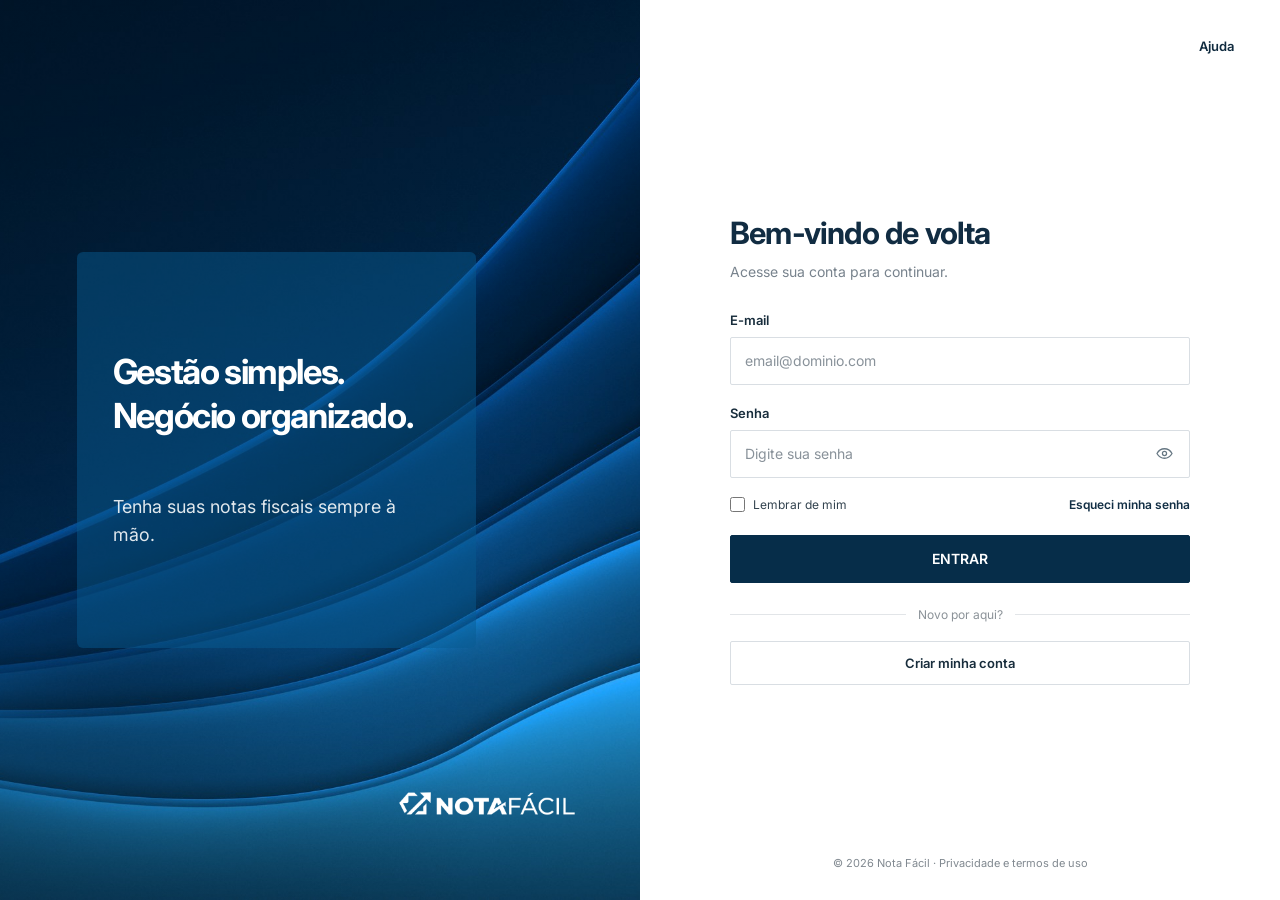
<file: index.html>
<!DOCTYPE html>
<html lang="pt-BR">
<head>
  <meta charset="UTF-8">
  <title>Nota Fácil</title>
  <link rel="icon" href="assets/favicon.svg" type="image/svg+xml">
  <script>
    /* Entrada do site: quem já está logado vai para o dashboard; os demais, para o login. */
    location.replace(localStorage.getItem('notafacil:sessao') ? 'dashboard/index.html' : 'login/index.html');
  </script>
  <meta http-equiv="refresh" content="0; url=login/index.html">
</head>
<body>
  <p><a href="login/index.html">Entrar no Nota Fácil</a></p>
</body>
</html>
</file>
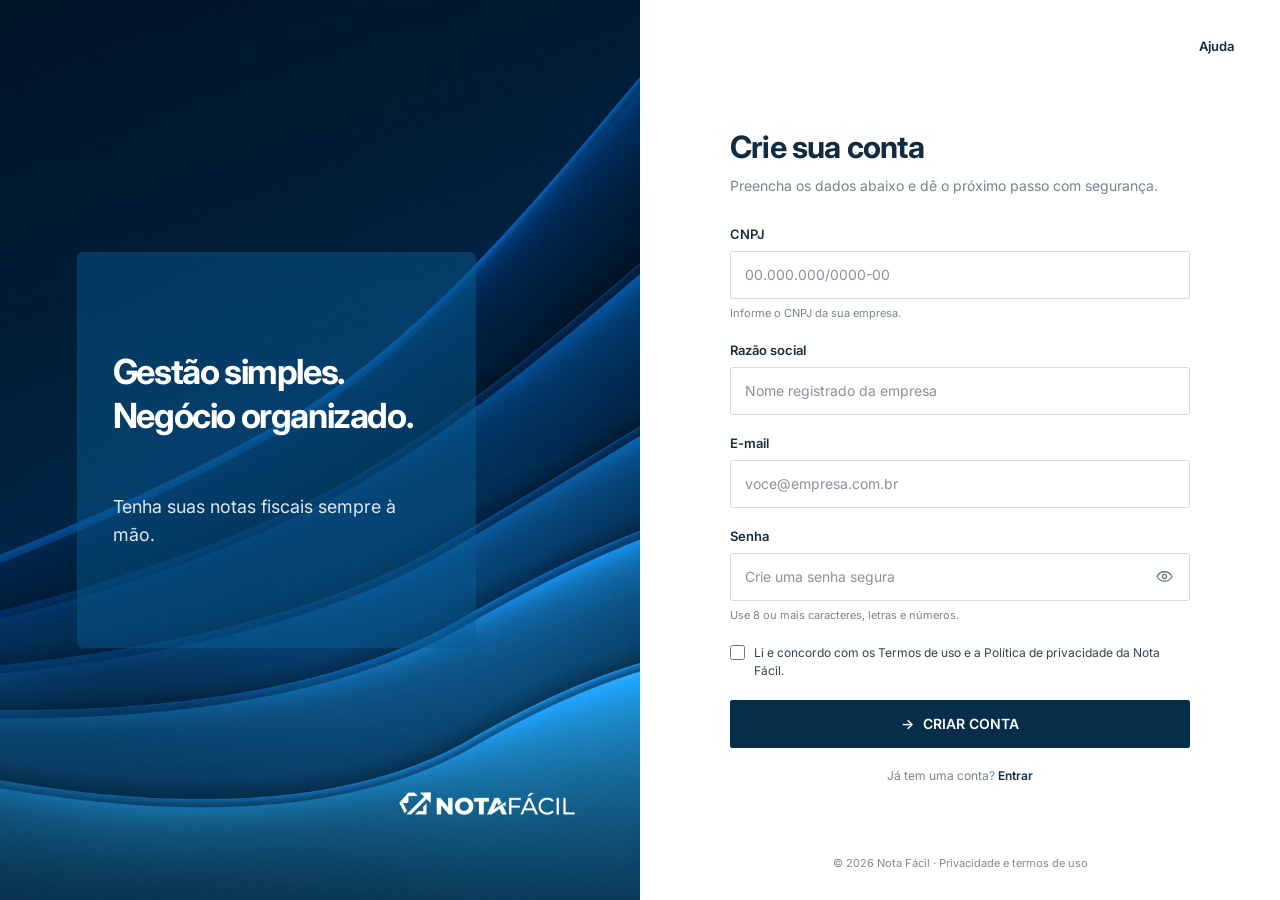
<file: cadastro/index.html>
<!doctype html>
<html lang="pt-BR">
  <head>
    <meta charset="UTF-8" />
    <meta name="viewport" content="width=device-width, initial-scale=1.0" />
    <meta name="description" content="Crie sua conta na Nota Fácil." />
    <meta name="theme-color" content="#062d49" />
    <title>Criar conta | Nota Fácil</title>
    <link rel="preconnect" href="https://fonts.googleapis.com" />
    <link rel="preconnect" href="https://fonts.gstatic.com" crossorigin />
    <link href="https://fonts.googleapis.com/css2?family=Inter:wght@400;500;600;700&display=swap" rel="stylesheet" />
    <link rel="icon" href="../assets/favicon.svg" type="image/svg+xml" />
    <link rel="stylesheet" href="../assets/css/auth.css" />
    <script src="../assets/js/auth.js" defer></script>
  </head>
  <body>
    <main class="auth-layout">
      <section class="brand-panel" aria-label="Nota Fácil">
        <div class="brand-copy">
          <h2>Gestão simples.<br />Negócio organizado.</h2>
          <p class="brand-description">Tenha suas notas fiscais sempre à mão.</p>
        </div>
        <img class="brand-logo" src="../assets/logo-nota-facil.png" alt="Nota Fácil" />
      </section>
      <section class="form-panel" aria-labelledby="register-title">
        <a class="help-link" href="">Ajuda</a>
        <div class="form-content register-content">
          <header class="form-heading">
            <h1 id="register-title">Crie sua conta</h1>
            <p>Preencha os dados abaixo e dê o próximo passo com segurança.</p>
          </header>

          <form data-auth-form="register">
            <div class="field">
              <label for="cnpj">CNPJ</label>
              <input id="cnpj" name="cnpj" type="text" inputmode="numeric" placeholder="00.000.000/0000-00" autocomplete="off" required />
              <p class="field-help">Informe o CNPJ da sua empresa.</p>
            </div>

            <div class="field">
              <label for="company-name">Razão social</label>
              <input id="company-name" name="companyName" type="text" placeholder="Nome registrado da empresa" autocomplete="organization" required />
            </div>

            <div class="field">
              <label for="register-email">E-mail</label>
              <input id="register-email" name="email" type="email" placeholder="voce@empresa.com.br" autocomplete="email" required />
            </div>

            <div class="field">
              <label for="register-password">Senha</label>
              <div class="password-input">
                <input id="register-password" name="password" type="password" placeholder="Crie uma senha segura" autocomplete="new-password" minlength="8" required />
                <button class="password-toggle" type="button" aria-label="Mostrar senha" aria-pressed="false">
                  <svg viewBox="0 0 24 24" aria-hidden="true">
                    <path d="M2.5 12s3.4-6 9.5-6 9.5 6 9.5 6-3.4 6-9.5 6-9.5-6-9.5-6Z" />
                    <circle cx="12" cy="12" r="2.6" />
                  </svg>
                </button>
              </div>
              <p class="field-help">Use 8 ou mais caracteres, letras e números.</p>
            </div>

            <label class="terms-option">
              <input name="terms" type="checkbox" required />
              <span>Li e concordo com os Termos de uso e a Política de privacidade da Nota Fácil.</span>
            </label>

            <button class="submit-button register-submit" type="submit"><span aria-hidden="true">→</span> Criar conta</button>
            <p class="form-feedback" role="status" aria-live="polite"></p>
            <p class="signin-prompt">Já tem uma conta? <a href="../login/index.html">Entrar</a></p>
          </form>
        </div>
        <footer class="form-footer">
          © 2026 Nota Fácil <span aria-hidden="true">·</span> Privacidade e termos de uso
        </footer>
      </section>
    </main>
  </body>
</html>
</file>
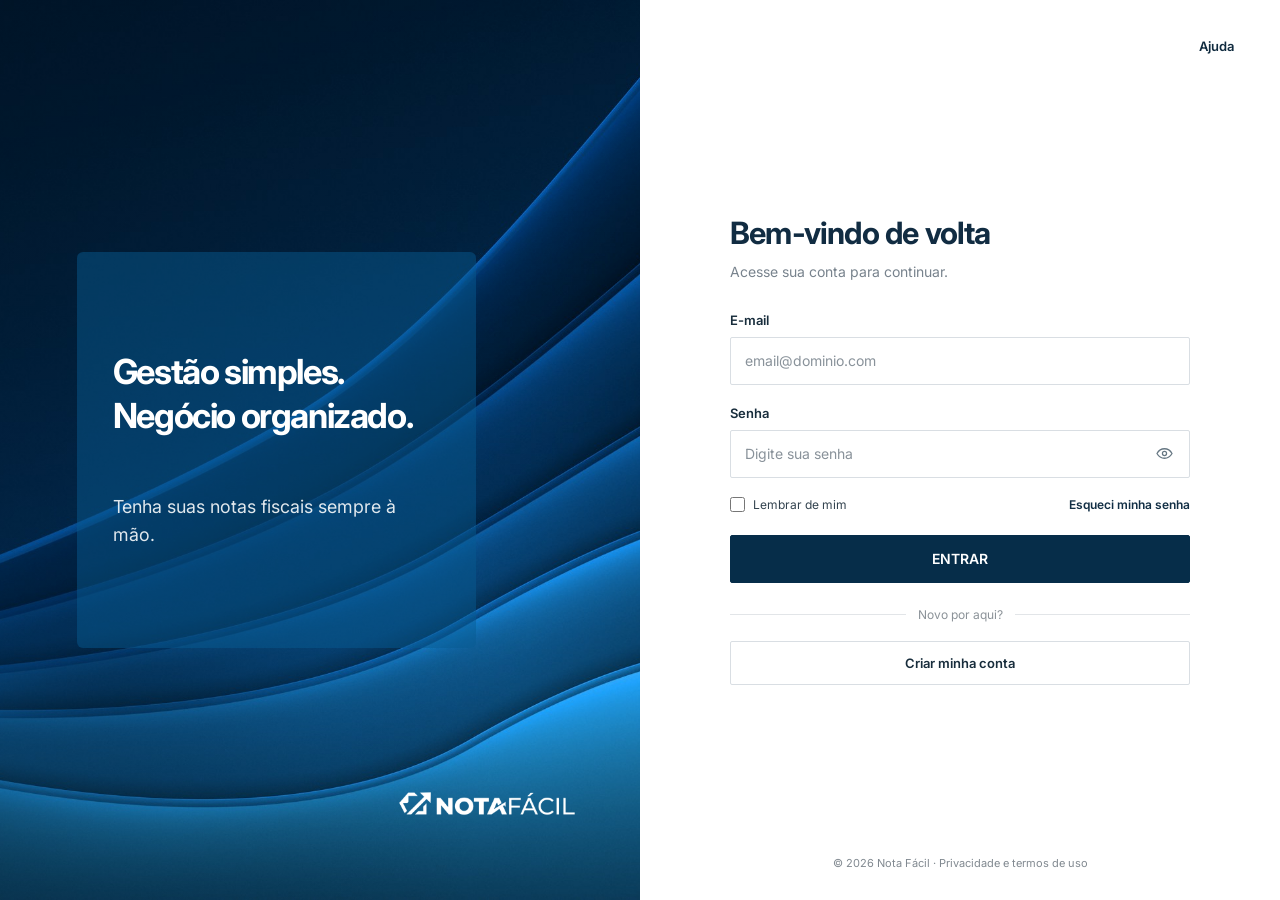
<file: configuracoes/index.html>
<!DOCTYPE html>
<html lang="pt-BR">
<head>
  <meta charset="UTF-8">
  <meta name="viewport" content="width=device-width, initial-scale=1.0">
  <meta name="theme-color" content="#062d49">
  <title>Configurações | Nota Fácil</title>
  <link rel="preconnect" href="https://fonts.googleapis.com">
  <link rel="preconnect" href="https://fonts.gstatic.com" crossorigin>
  <link href="https://fonts.googleapis.com/css2?family=Inter:wght@300;400;500;600;700;800&display=swap" rel="stylesheet">
  <link rel="icon" href="../assets/favicon.svg" type="image/svg+xml">
  <link rel="stylesheet" href="../assets/css/dashboard.css">
  <link rel="stylesheet" href="../assets/css/app.css">
</head>
<body>
  <div class="dashboard-layout" data-page="configuracoes">
    <main class="dashboard-content">
        <div class="page-head">
          <div>
            <p class="crumb muted">Conta / Configurações</p>
            <h1 class="page-title">Configurações</h1>
            <p class="page-sub">Sua empresa organizada. Seu acesso protegido.</p>
          </div>
        </div>

        <div class="settings">
          <div>
            <!-- Dados cadastrais -->
            <form class="card" id="form-empresa" novalidate>
              <h2 class="card-title">Dados cadastrais</h2>
              <p class="card-sub">Informações utilizadas na emissão das suas notas.</p>
              <div class="stack">
                <div class="field">
                  <label for="cnpj">CNPJ</label>
                  <div class="control">
                    <input id="cnpj" class="input" readonly aria-describedby="cnpj-hint">
                    <span class="control__icon" data-ic="lock"></span>
                  </div>
                  <span class="hint" id="cnpj-hint">Para alterar o CNPJ, fale com o suporte.</span>
                </div>
                <div class="field">
                  <label for="razaoSocial">Razão social *</label>
                  <input id="razaoSocial" class="input" maxlength="150">
                </div>
                <div class="field">
                  <label for="nomeFantasia">Nome fantasia</label>
                  <input id="nomeFantasia" class="input" maxlength="80">
                </div>
                <div class="form-grid">
                  <div class="field">
                    <label for="inscricaoMunicipal">Inscrição municipal *</label>
                    <input id="inscricaoMunicipal" class="input" inputmode="numeric" maxlength="15">
                  </div>
                  <div class="field">
                    <label for="regime">Regime tributário *</label>
                    <select id="regime" class="select">
                      <option>Simples Nacional</option>
                      <option>MEI</option>
                      <option>Lucro Presumido</option>
                      <option>Lucro Real</option>
                    </select>
                  </div>
                </div>
                <div class="field">
                  <label for="emailEmpresa">E-mail da empresa *</label>
                  <input id="emailEmpresa" type="email" class="input">
                </div>
                <div class="field">
                  <label for="endereco">Endereço fiscal *</label>
                  <input id="endereco" class="input" placeholder="Rua, número · Cidade / UF">
                </div>
                <div class="field">
                  <label for="cepEmpresa">CEP *</label>
                  <input id="cepEmpresa" class="input" inputmode="numeric">
                </div>
                <div><button type="submit" class="btn btn-primary">Salvar dados cadastrais</button></div>
              </div>
            </form>

            <!-- Logo -->
            <section class="card" id="logo">
              <h2 class="card-title">Logo da empresa</h2>
              <p class="card-sub">Sua identidade nos documentos enviados aos clientes.</p>
              <div class="file-row">
                <div class="thumb" data-logo-thumb></div>
                <div style="flex:1;min-width:0">
                  <strong data-logo-nome></strong>
                  <small data-logo-info></small>
                </div>
                <button type="button" class="link-btn" data-logo-remover hidden>Remover</button>
              </div>
              <label class="dropzone" data-dropzone>
                <input type="file" accept="image/png,image/jpeg" class="sr-only" data-logo-input>
                <span data-ic="cloudUp" data-ic-size="22"></span>
                <strong data-dz-txt>Clique para enviar o arquivo</strong>
                <small>PNG ou JPG · Até 2 MB · Fundo claro</small>
              </label>
            </section>
          </div>

          <div>
            <!-- Segurança -->
            <section class="card" id="seguranca">
              <h2 class="card-title">Segurança</h2>
              <p class="card-sub">Mantenha sua conta protegida.</p>
              <form class="stack" id="form-senha" novalidate>
                <div class="field">
                  <label for="emailAcesso">E-mail de acesso</label>
                  <input id="emailAcesso" type="email" class="input" readonly>
                </div>
                <div class="field">
                  <label for="senhaAtual">Senha atual</label>
                  <div class="control">
                    <input id="senhaAtual" type="password" class="input" placeholder="Digite sua senha" autocomplete="current-password">
                    <button type="button" class="control__btn" data-olho aria-label="Mostrar senha"></button>
                  </div>
                </div>
                <div class="form-grid">
                  <div class="field">
                    <label for="novaSenha">Nova senha</label>
                    <div class="control">
                      <input id="novaSenha" type="password" class="input" placeholder="Mínimo 8 caracteres" autocomplete="new-password">
                      <button type="button" class="control__btn" data-olho aria-label="Mostrar senha"></button>
                    </div>
                  </div>
                  <div class="field">
                    <label for="confirmarSenha">Confirmar senha</label>
                    <div class="control">
                      <input id="confirmarSenha" type="password" class="input" placeholder="Repita a nova senha" autocomplete="new-password">
                      <button type="button" class="control__btn" data-olho aria-label="Mostrar senha"></button>
                    </div>
                  </div>
                </div>
                <div><button type="submit" class="btn btn-outline">Atualizar senha</button></div>
              </form>
              <hr class="hr">
              <div class="row-between toggle-row">
                <div>
                  <strong id="lbl-2fa">Verificação em duas etapas</strong>
                  <small>Um código extra para proteger o acesso.</small>
                </div>
                <label class="switch"><input type="checkbox" data-2fa aria-labelledby="lbl-2fa"><span></span></label>
              </div>
              <p class="toggle-state" data-2fa-estado></p>
            </section>

            <!-- Certificado -->
            <section class="card" id="certificado">
              <h2 class="card-title">Certificado digital</h2>
              <p class="card-sub">Utilizado para assinar e autorizar suas NFS-e.</p>
              <div class="cert-box" data-cert-box>
                <span data-ic="shield" data-ic-size="20"></span>
                <div><strong data-cert-titulo></strong><small data-cert-sub></small></div>
              </div>
              <div class="kv" data-cert-kv></div>
              <label class="btn btn-outline" style="cursor:pointer">
                <input type="file" accept=".pfx,.p12" class="sr-only" data-cert-input>
                <span data-ic="upload"></span>Substituir certificado
              </label>
              <p class="fine">Arquivo .pfx ou .p12 · Protegido com criptografia. A senha do certificado nunca é exibida.</p>
            </section>

            <!-- Dados de demonstração -->
            <section class="card">
              <h2 class="card-title">Dados de demonstração</h2>
              <p class="card-sub">Os dados ficam salvos neste navegador. Restaure para voltar às notas de exemplo.</p>
              <button type="button" class="btn btn-outline" data-ic="refresh" data-restaurar>Restaurar dados de exemplo</button>
            </section>
          </div>
        </div>
    </main>
  </div>

  <script src="../assets/js/icons.js"></script>
  <script src="../assets/js/utils.js"></script>
  <script src="../assets/js/config.js"></script>
  <script src="../assets/js/store.js"></script>
  <script src="../assets/js/layout.js"></script>
  <script src="../assets/js/pages/configuracoes.js"></script>
</body>
</html>
</file>
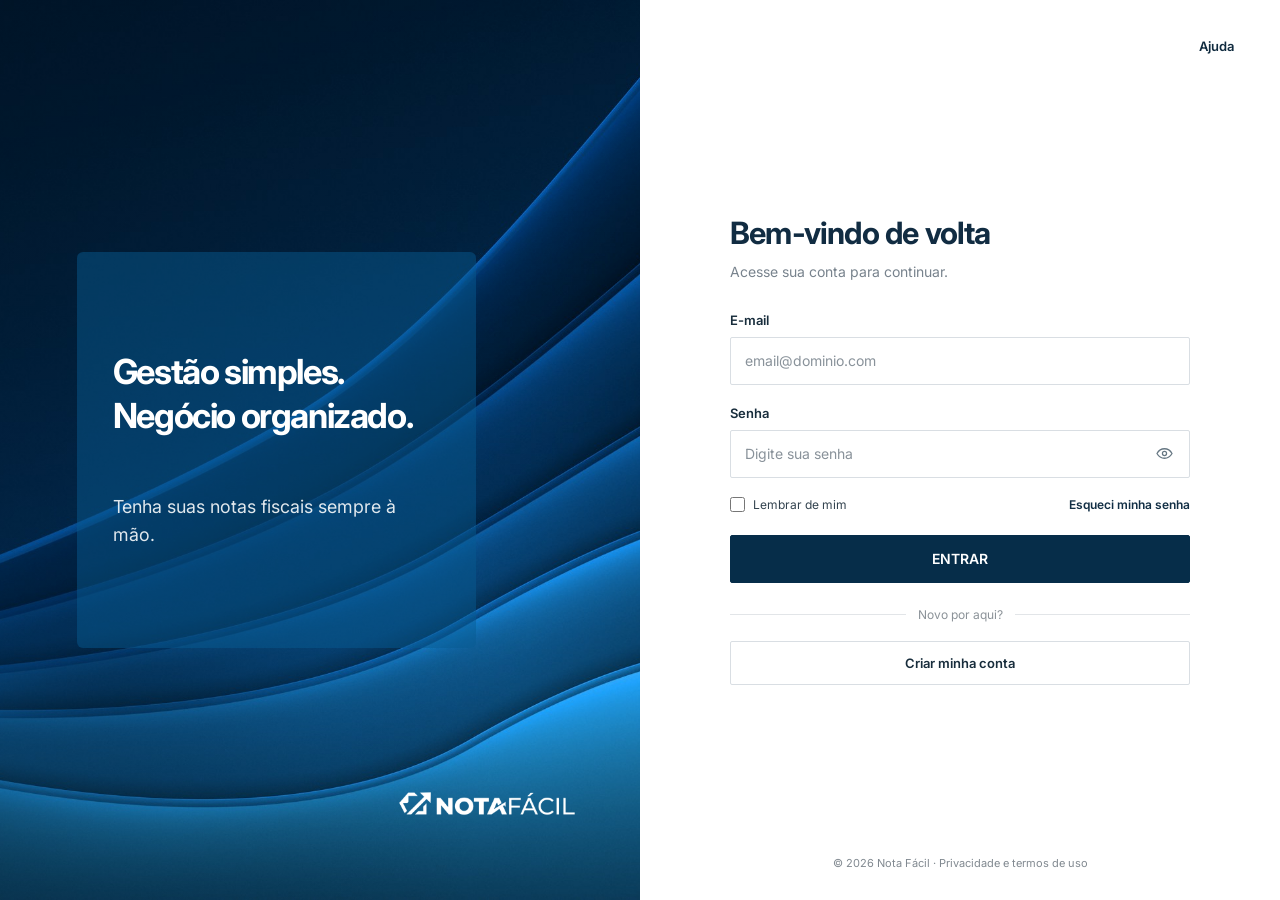
<file: dashboard/index.html>
<!doctype html>
<html lang="pt-BR">
  <head>
    <meta charset="UTF-8" />
    <meta name="viewport" content="width=device-width, initial-scale=1.0" />
    <meta name="description" content="Visão geral das notas fiscais na Nota Fácil." />
    <meta name="theme-color" content="#062d49" />
    <title>Visão geral | Nota Fácil</title>
    <link rel="preconnect" href="https://fonts.googleapis.com" />
    <link rel="preconnect" href="https://fonts.gstatic.com" crossorigin />
    <link href="https://fonts.googleapis.com/css2?family=Inter:wght@400;500;600;700&display=swap" rel="stylesheet" />
    <link rel="icon" href="../assets/favicon.svg" type="image/svg+xml" />
    <link rel="stylesheet" href="../assets/css/dashboard.css" />
    <link rel="stylesheet" href="../assets/css/app.css" />
  </head>
  <body>
    <!-- Barra lateral, cabeçalho e rodapé são montados pelo assets/js/layout.js -->
    <div class="dashboard-layout" data-page="dashboard">
      <main class="dashboard-content">
        <div class="page-intro">
          <div>
            <p class="breadcrumb"><span data-empresa-crumb>ESTÚDIO AURORA</span> / VISÃO GERAL</p>
            <h1 data-saudacao>Olá. Tudo sob controle.</h1>
            <p class="intro-description">Um resumo claro para seguir com o seu dia.</p>
          </div>
          <a class="primary-action" href="../emitir/index.html">
            <svg viewBox="0 0 24 24" aria-hidden="true"><path d="M12 5v14M5 12h14"/></svg>
            Emitir NFS-e
          </a>
        </div>

        <section class="invoices-section" aria-labelledby="invoices-title">
          <div class="section-heading">
            <h2 id="invoices-title">Últimas 5 notas</h2>
            <a href="../historico/index.html">Ver histórico <span aria-hidden="true">→</span></a>
          </div>

          <div class="table-wrapper">
            <table class="invoice-table">
              <thead>
                <tr>
                  <th scope="col">Nota</th>
                  <th scope="col">Tomador</th>
                  <th scope="col">Emissão</th>
                  <th scope="col">Valor</th>
                  <th scope="col">Status</th>
                </tr>
              </thead>
              <tbody data-ultimas>
                <tr><td colspan="5">Carregando notas…</td></tr>
              </tbody>
            </table>
          </div>
        </section>
      </main>
    </div>

    <script src="../assets/js/icons.js"></script>
    <script src="../assets/js/utils.js"></script>
    <script src="../assets/js/config.js"></script>
    <script src="../assets/js/store.js"></script>
    <script src="../assets/js/layout.js"></script>
    <script src="../assets/js/pages/dashboard.js"></script>
  </body>
</html>
</file>
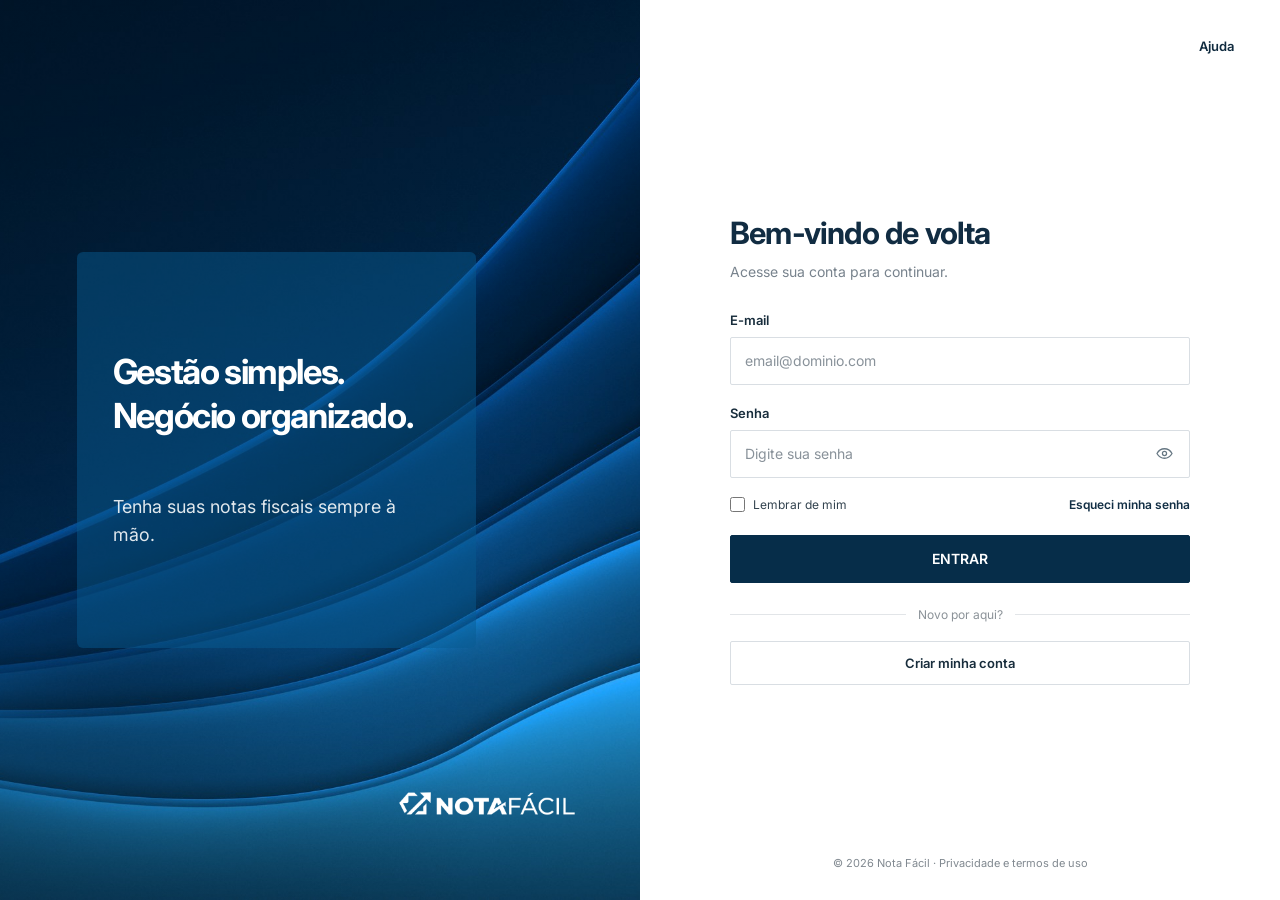
<file: emitir/index.html>
<!DOCTYPE html>
<html lang="pt-BR">
<head>
  <meta charset="UTF-8">
  <meta name="viewport" content="width=device-width, initial-scale=1.0">
  <meta name="theme-color" content="#062d49">
  <title>Emitir NFS-e | Nota Fácil</title>
  <link rel="preconnect" href="https://fonts.googleapis.com">
  <link rel="preconnect" href="https://fonts.gstatic.com" crossorigin>
  <link href="https://fonts.googleapis.com/css2?family=Inter:wght@300;400;500;600;700;800&display=swap" rel="stylesheet">
  <link rel="icon" href="../assets/favicon.svg" type="image/svg+xml">
  <link rel="stylesheet" href="../assets/css/dashboard.css">
  <link rel="stylesheet" href="../assets/css/app.css">
</head>
<body>
  <div class="dashboard-layout" data-page="emitir">
    <main class="dashboard-content">
        <div class="page-head">
          <div>
            <p class="crumb">Emissão / <span data-crumb>Nova nota</span></p>
            <h1 class="page-title" data-titulo>Emitir nova NFS-e</h1>
            <p class="page-sub">Preencha os dados com calma. Revise antes de emitir.</p>
          </div>
        </div>

        <div class="stepper" aria-label="Etapas da emissão">
          <div class="step is-active" data-step="1"><b>1</b><span>Preencher dados</span></div>
          <div class="step-line" data-line></div>
          <div class="step" data-step="2"><b>2</b><span>Emitir nota</span></div>
        </div>

        <!-- ===== Etapa 1: formulário ===== -->
        <form id="form-nota" novalidate>
          <div class="alert alert--error" data-resumo-erros hidden role="alert" tabindex="-1"></div>

          <section class="card" style="margin-top:0">
            <div class="card-head">
              <div>
                <h2 class="card-title">1. Tomador do serviço</h2>
                <p class="card-sub">Quem contratou o serviço? Campos com * são obrigatórios.</p>
              </div>
              <div class="field" style="min-width:240px">
                <label for="cliente" class="sr-only">Usar cliente cadastrado</label>
                <select id="cliente" class="select" style="height:40px">
                  <option value="">Usar cliente cadastrado…</option>
                </select>
              </div>
            </div>
            <div class="form-grid">
              <div class="field">
                <label for="doc">CPF ou CNPJ *</label>
                <input id="doc" name="doc" class="input" inputmode="numeric" autocomplete="off" placeholder="00.000.000/0000-00" required>
                <span class="hint">Identificação fiscal do tomador (Brasil).</span>
              </div>
              <div class="field">
                <label for="nome">Razão social / Nome *</label>
                <input id="nome" name="nome" class="input" required maxlength="150">
              </div>
              <div class="field">
                <label for="email">E-mail para envio da nota</label>
                <input id="email" name="email" type="email" class="input" placeholder="financeiro@cliente.com.br">
              </div>
              <div class="field">
                <label for="im">Inscrição municipal</label>
                <input id="im" name="im" class="input" inputmode="numeric" maxlength="15">
                <span class="hint">Opcional, quando houver.</span>
              </div>
              <div class="field">
                <label for="cep">CEP *</label>
                <div class="control">
                  <input id="cep" name="cep" class="input" inputmode="numeric" placeholder="00000-000" required>
                  <span class="control__icon" data-cep-status></span>
                </div>
                <span class="hint">Preenchemos o endereço automaticamente.</span>
              </div>
              <div class="field">
                <label for="municipio">Município / UF *</label>
                <div class="control">
                  <input id="municipio" name="municipio" class="input" list="lista-municipios" placeholder="Cidade / UF" required autocomplete="off">
                  <span class="control__icon" data-ic="chevronDown"></span>
                </div>
              </div>
              <div class="field">
                <label for="logradouro">Logradouro e número *</label>
                <input id="logradouro" name="logradouro" class="input" required>
              </div>
              <div class="field">
                <label for="bairro">Bairro / Complemento</label>
                <input id="bairro" name="bairro" class="input">
              </div>
            </div>
          </section>

          <section class="card">
            <h2 class="card-title">2. Serviço e valores</h2>
            <p class="card-sub">Descreva o serviço prestado e confira os tributos.</p>
            <div class="form-grid">
              <div class="field">
                <label for="competencia">Competência *</label>
                <input id="competencia" name="competencia" type="date" class="input" required>
              </div>
              <div class="field">
                <label for="codigo">Código do serviço municipal *</label>
                <select id="codigo" name="codigo" class="select" required>
                  <option value="">Selecione o serviço</option>
                </select>
              </div>
              <div class="field col-span-2">
                <label for="discriminacao">Discriminação do serviço *</label>
                <textarea id="discriminacao" name="discriminacao" class="textarea" maxlength="2000" required></textarea>
                <span class="hint">Essa descrição será exibida na nota fiscal. <span data-contador>0</span>/2000</span>
              </div>
            </div>
            <div class="form-grid form-grid--3" style="margin-top:20px">
              <div class="field">
                <label for="valor">Valor do serviço (R$) *</label>
                <input id="valor" name="valor" class="input" inputmode="numeric" placeholder="0,00" required>
              </div>
              <div class="field">
                <label for="desconto">Desconto incondicional (R$)</label>
                <input id="desconto" name="desconto" class="input" inputmode="numeric" placeholder="0,00">
              </div>
              <div class="field">
                <label for="aliquota">Alíquota do ISS (%) *</label>
                <input id="aliquota" name="aliquota" class="input" inputmode="numeric" placeholder="2,00" required>
              </div>
            </div>
            <div class="form-grid" style="margin-top:20px">
              <div class="field">
                <label for="retido">ISS retido pelo tomador? *</label>
                <select id="retido" name="retido" class="select" required>
                  <option value="nao">Não</option>
                  <option value="sim">Sim</option>
                </select>
              </div>
              <div class="field">
                <label for="local">Local de incidência *</label>
                <div class="control">
                  <input id="local" name="local" class="input" list="lista-municipios" required autocomplete="off">
                  <span class="control__icon" data-ic="chevronDown"></span>
                </div>
              </div>
            </div>
          </section>

          <section class="card">
            <h2 class="card-title">Confira antes de emitir</h2>
            <div class="summary" style="margin-top:24px" aria-live="polite">
              <div><span>Valor do serviço</span><strong data-r="servico">R$ 0,00</strong></div>
              <div><span>Deduções e retenções</span><strong data-r="deducoes">R$ 0,00</strong><small data-r="iss"></small></div>
              <div><span>Valor líquido da nota</span><strong data-r="liquido">R$ 0,00</strong></div>
            </div>
            <label class="check">
              <input type="checkbox" id="conferi" name="conferi">
              <span>Conferi os dados do tomador, do serviço e os valores desta nota.</span>
            </label>
            <div class="form-foot">
              <span class="form-foot__note"><span data-ic="shield" data-ic-size="16"></span>Emissão protegida por certificado digital</span>
              <div class="form-foot__btns">
                <button type="button" class="btn btn-outline" data-cancelar>Cancelar</button>
                <button type="submit" class="btn btn-primary" data-ic="stamp" data-emitir>Emitir NFS-e</button>
              </div>
            </div>
          </section>
        </form>

        <!-- ===== Etapa 2: envio e resultado ===== -->
        <section class="card" data-etapa2 hidden aria-live="polite"></section>

        <datalist id="lista-municipios"></datalist>
    </main>
  </div>

  <script src="../assets/js/icons.js"></script>
  <script src="../assets/js/utils.js"></script>
  <script src="../assets/js/config.js"></script>
  <script src="../assets/js/store.js"></script>
  <script src="../assets/js/layout.js"></script>
  <script src="../assets/js/pages/emitir.js"></script>
</body>
</html>
</file>
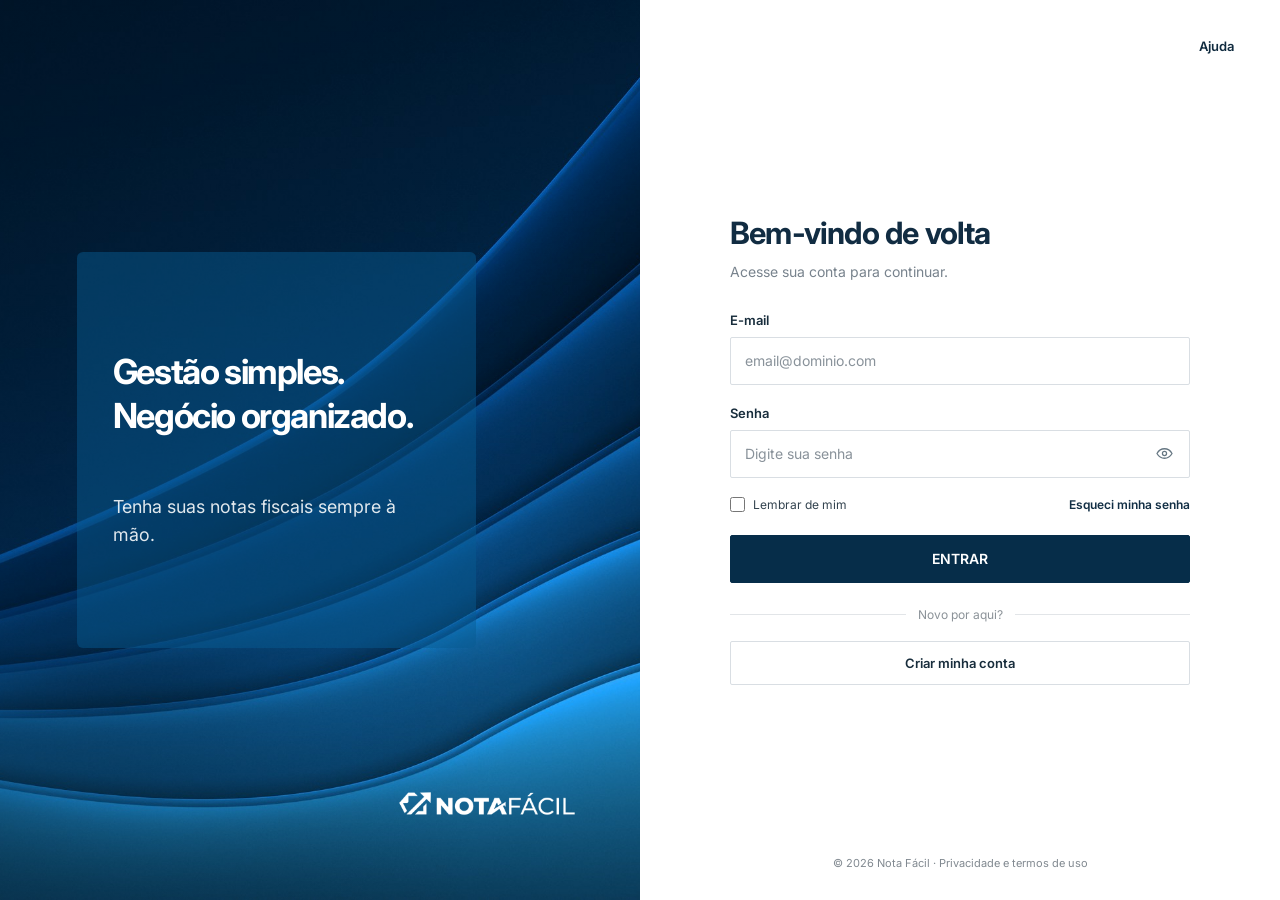
<file: historico/index.html>
<!DOCTYPE html>
<html lang="pt-BR">
<head>
  <meta charset="UTF-8">
  <meta name="viewport" content="width=device-width, initial-scale=1.0">
  <meta name="theme-color" content="#062d49">
  <title>Histórico de notas | Nota Fácil</title>
  <link rel="preconnect" href="https://fonts.googleapis.com">
  <link rel="preconnect" href="https://fonts.gstatic.com" crossorigin>
  <link href="https://fonts.googleapis.com/css2?family=Inter:wght@300;400;500;600;700;800&display=swap" rel="stylesheet">
  <link rel="icon" href="../assets/favicon.svg" type="image/svg+xml">
  <link rel="stylesheet" href="../assets/css/dashboard.css">
  <link rel="stylesheet" href="../assets/css/app.css">
</head>
<body>
  <div class="dashboard-layout" data-page="historico">
    <main class="dashboard-content">
        <div class="page-head">
          <div>
            <p class="crumb">Consulta / NFS-e</p>
            <h1 class="page-title">Histórico de notas</h1>
            <p class="page-sub">Encontre, confira e compartilhe suas NFS-e sem complicação.</p>
          </div>
          <button type="button" class="btn btn-outline" data-ic="download" data-exportar>Exportar relatório</button>
        </div>

        <form class="card" data-filtros role="search" novalidate>
          <div class="card-head" style="margin-bottom:20px">
            <h2 class="card-title" style="font-size:16px">Encontre sua nota</h2>
            <button type="button" class="link-btn" data-limpar>Limpar filtros</button>
          </div>
          <div class="filters">
            <div class="field">
              <label for="busca">Busca</label>
              <div class="control">
                <input id="busca" class="input" type="search" placeholder="Nome, CNPJ ou nº da nota" autocomplete="off">
                <span class="control__icon" data-ic="search" data-ic-size="20"></span>
              </div>
            </div>
            <div class="field" style="position:relative">
              <label for="periodo">Data de emissão</label>
              <div class="control">
                <button type="button" id="periodo" class="input range-trigger" aria-haspopup="dialog" aria-expanded="false"><span data-periodo-txt>Todo o período</span></button>
                <span class="control__icon" data-ic="calendar" data-ic-size="20"></span>
              </div>
              <div class="range-pop" role="dialog" aria-label="Escolher período" hidden>
                <div class="presets">
                  <button type="button" data-preset="mes">Este mês</button>
                  <button type="button" data-preset="mes-ant">Mês passado</button>
                  <button type="button" data-preset="30">Últimos 30 dias</button>
                  <button type="button" data-preset="90">Últimos 90 dias</button>
                  <button type="button" data-preset="tudo">Todo o período</button>
                </div>
                <div class="dates">
                  <label>De<input type="date" class="input" data-de></label>
                  <label>Até<input type="date" class="input" data-ate></label>
                </div>
                <div class="pop-foot">
                  <button type="button" class="btn btn-outline btn-sm" data-pop-fechar>Fechar</button>
                  <button type="button" class="btn btn-primary btn-sm" data-pop-aplicar>Aplicar</button>
                </div>
              </div>
            </div>
            <div class="field">
              <label for="status">Status</label>
              <select id="status" class="select">
                <option value="">Todos os status</option>
                <option value="autorizada">Autorizada</option>
                <option value="pendente">Pendente</option>
                <option value="cancelada">Cancelada</option>
                <option value="rejeitada">Rejeitada</option>
              </select>
            </div>
            <button type="submit" class="btn btn-primary" data-ic="search">Buscar</button>
          </div>
        </form>

        <div class="results-bar">
          <h2 data-resultado-titulo aria-live="polite"></h2>
          <small data-resultado-resumo></small>
        </div>

        <div class="table-wrap">
          <table class="table">
            <thead>
              <tr><th style="width:8%">Nota</th><th>Tomador</th><th style="width:10%">Emissão</th><th style="width:11%">Valor</th><th style="width:12%">Status</th><th style="width:25%">Ações</th></tr>
            </thead>
            <tbody data-lista></tbody>
          </table>
        </div>

        <nav class="pager" aria-label="Paginação">
          <span class="pager__info" data-pager-info></span>
          <div class="pager__btns" data-pager></div>
        </nav>

        <section class="card" style="margin-top:24px">
          <h2 class="card-title" style="margin-bottom:20px">Valores por situação</h2>
          <div class="totals" data-totais></div>
        </section>
    </main>
  </div>

  <script src="../assets/js/icons.js"></script>
  <script src="../assets/js/utils.js"></script>
  <script src="../assets/js/config.js"></script>
  <script src="../assets/js/store.js"></script>
  <script src="../assets/js/layout.js"></script>
  <script src="../assets/js/acoes.js"></script>
  <script src="../assets/js/pages/historico.js"></script>
</body>
</html>
</file>
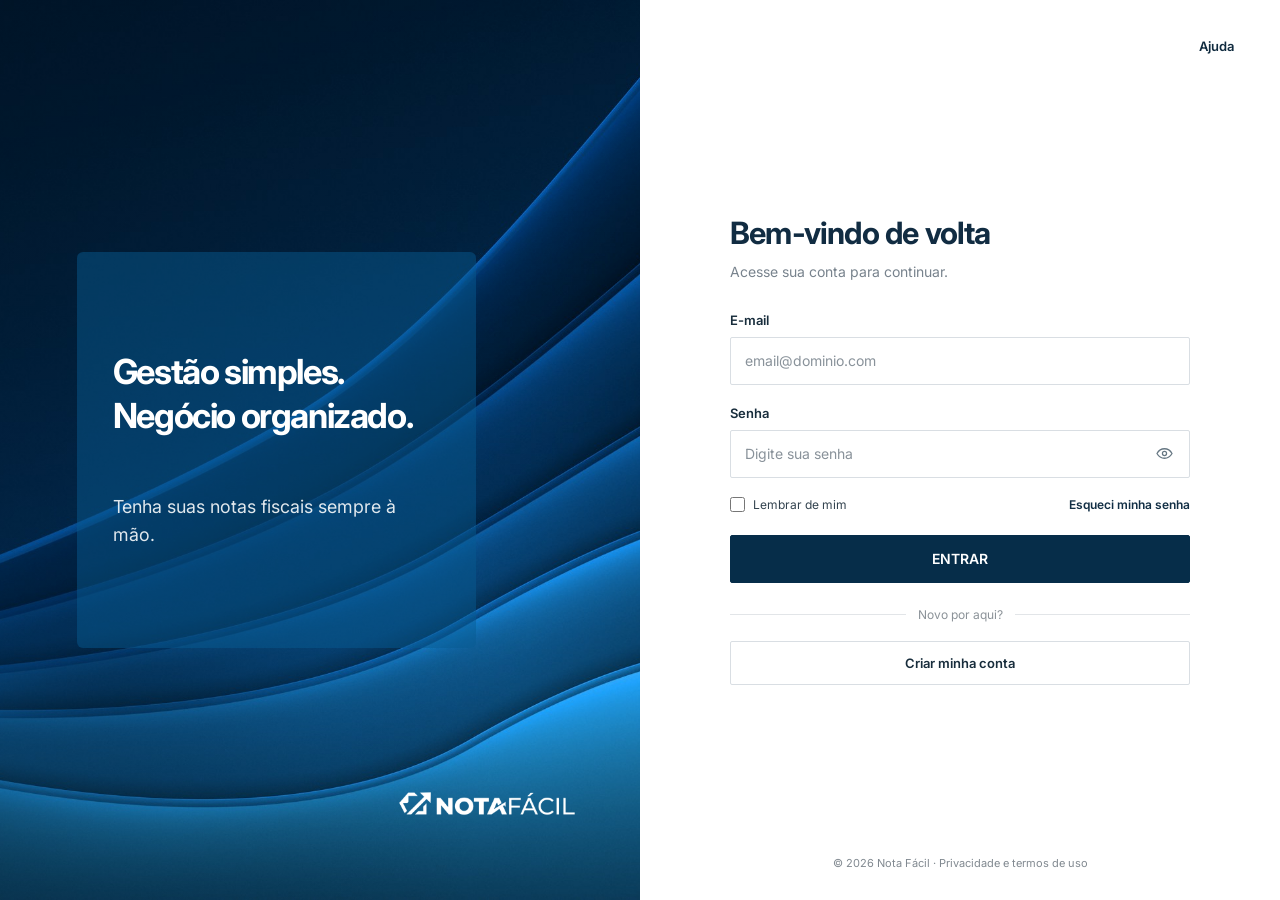
<file: login/index.html>
<!doctype html>
<html lang="pt-BR">
  <head>
    <meta charset="UTF-8" />
    <meta name="viewport" content="width=device-width, initial-scale=1.0" />
    <meta name="description" content="Acesse a Nota Fácil para gerenciar suas notas fiscais." />
    <meta name="theme-color" content="#062d49" />
    <title>Entrar | Nota Fácil</title>
    <link rel="preconnect" href="https://fonts.googleapis.com" />
    <link rel="preconnect" href="https://fonts.gstatic.com" crossorigin />
    <link href="https://fonts.googleapis.com/css2?family=Inter:wght@400;500;600;700&display=swap" rel="stylesheet" />
    <link rel="icon" href="../assets/favicon.svg" type="image/svg+xml" />
    <link rel="stylesheet" href="../assets/css/auth.css" />
    <script src="../assets/js/auth.js" defer></script>
  </head>
  <body>
    <main class="auth-layout">
      <section class="brand-panel" aria-label="Nota Fácil">
        <div class="brand-copy">
          <h2>Gestão simples.<br />Negócio organizado.</h2>
          <p class="brand-description">Tenha suas notas fiscais sempre à mão.</p>
        </div>
        <img class="brand-logo" src="../assets/logo-nota-facil.png" alt="Nota Fácil" />
      </section>
      <section class="form-panel" aria-labelledby="login-title">
        <a class="help-link" href="">Ajuda</a>
        <div class="form-content login-content">
          <header class="form-heading">
            <h1 id="login-title">Bem-vindo de volta</h1>
            <p>Acesse sua conta para continuar.</p>
          </header>

          <form data-auth-form="login">
            <div class="field">
              <label for="email">E-mail</label>
              <input id="email" name="email" type="email" placeholder="email@dominio.com" autocomplete="email" required />
            </div>

            <div class="field">
              <label for="password">Senha</label>
              <div class="password-input">
                <input id="password" name="password" type="password" placeholder="Digite sua senha" autocomplete="current-password" required />
                <button class="password-toggle" type="button" aria-label="Mostrar senha" aria-pressed="false">
                  <svg viewBox="0 0 24 24" aria-hidden="true">
                    <path d="M2.5 12s3.4-6 9.5-6 9.5 6 9.5 6-3.4 6-9.5 6-9.5-6-9.5-6Z" />
                    <circle cx="12" cy="12" r="2.6" />
                  </svg>
                </button>
              </div>
            </div>

            <div class="form-options">
              <label class="remember-option" for="remember">
                <input id="remember" name="remember" type="checkbox" />
                <span>Lembrar de mim</span>
              </label>
              <a href="">Esqueci minha senha</a>
            </div>

            <button class="submit-button" type="submit">Entrar</button>
            <p class="form-feedback" role="status" aria-live="polite"></p>
            <div class="signup-divider"><span>Novo por aqui?</span></div>
            <a class="signup-button" href="../cadastro/index.html">Criar minha conta</a>
          </form>
        </div>
        <footer class="form-footer">
          © 2026 Nota Fácil <span aria-hidden="true">·</span> Privacidade e termos de uso
        </footer>
      </section>
    </main>
  </body>
</html>
</file>
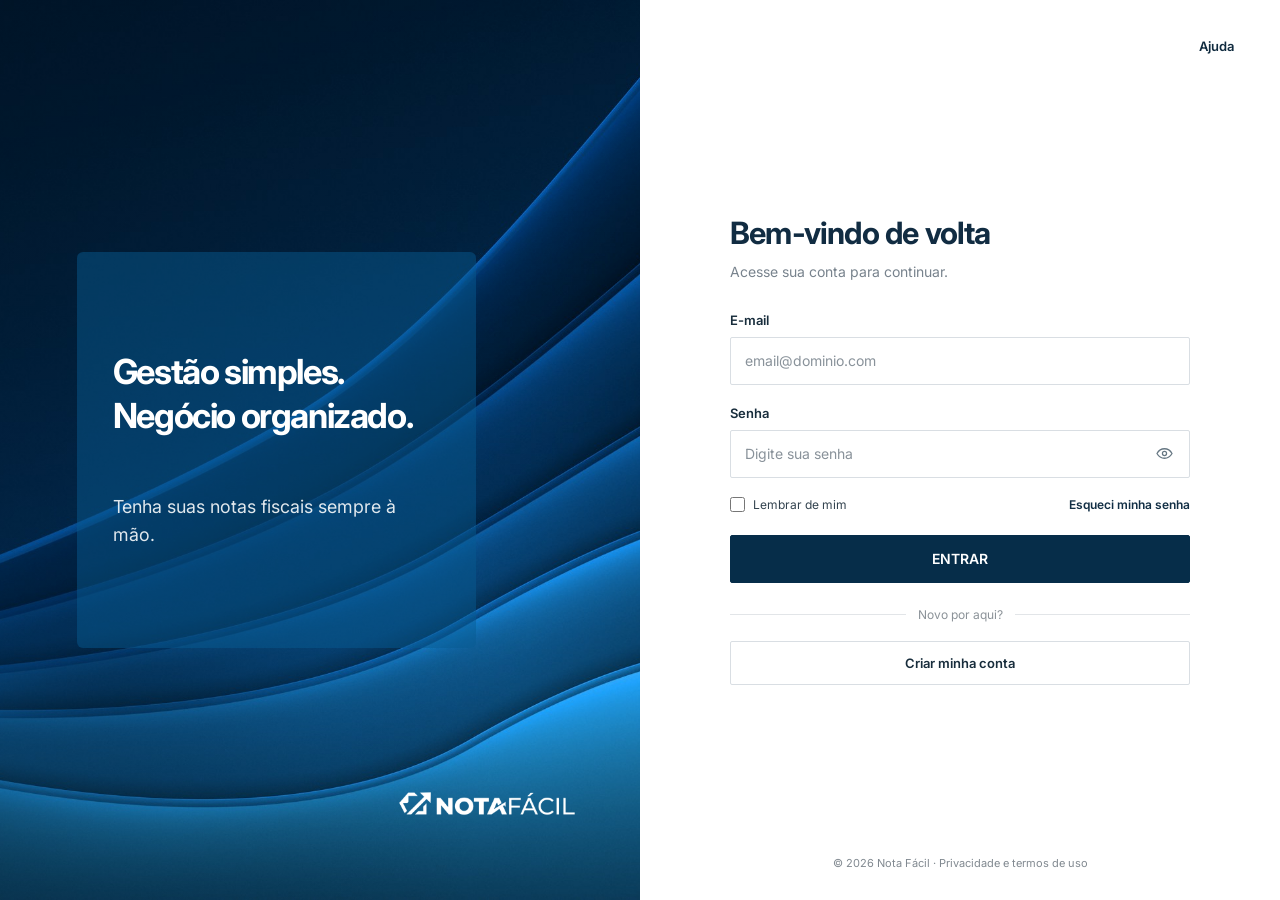
<file: nota/index.html>
<!DOCTYPE html>
<html lang="pt-BR">
<head>
  <meta charset="UTF-8">
  <meta name="viewport" content="width=device-width, initial-scale=1.0">
  <meta name="theme-color" content="#062d49">
  <title>Detalhes da nota | Nota Fácil</title>
  <link rel="preconnect" href="https://fonts.googleapis.com">
  <link rel="preconnect" href="https://fonts.gstatic.com" crossorigin>
  <link href="https://fonts.googleapis.com/css2?family=Inter:wght@300;400;500;600;700;800&display=swap" rel="stylesheet">
  <link rel="icon" href="../assets/favicon.svg" type="image/svg+xml">
  <link rel="stylesheet" href="../assets/css/dashboard.css">
  <link rel="stylesheet" href="../assets/css/app.css">
</head>
<body>
  <div class="dashboard-layout" data-page="historico">
    <main class="dashboard-content">
        <div class="page-head">
          <div>
            <p class="crumb"><a href="../historico/index.html">Consulta / NFS-e</a> / Detalhes</p>
            <h1 class="page-title" data-titulo>Nota fiscal</h1>
            <p class="page-sub" data-sub></p>
          </div>
          <a href="../historico/index.html" class="btn btn-outline" data-ic="arrowLeft">Voltar ao histórico</a>
        </div>

        <div class="doc-status" data-alerta></div>

        <div class="doc-layout">
          <div class="danfe-wrap"><div class="danfe" data-danfe></div></div>

          <aside class="doc-side">
            <section class="card">
              <h2 class="card-title" style="font-size:16px;margin-bottom:16px">Arquivos e ações</h2>
              <div class="stack" data-acoes></div>
            </section>
            <section class="card">
              <h2 class="card-title" style="font-size:16px;margin-bottom:8px">Histórico da nota</h2>
              <ul class="doc-history" data-historico></ul>
            </section>
          </aside>
        </div>
    </main>
  </div>

  <script src="../assets/js/icons.js"></script>
  <script src="../assets/js/utils.js"></script>
  <script src="../assets/js/config.js"></script>
  <script src="../assets/js/store.js"></script>
  <script src="../assets/js/layout.js"></script>
  <script src="../assets/js/barcode.js"></script>
  <script src="../assets/js/acoes.js"></script>
  <script src="../assets/js/pages/nota.js"></script>
</body>
</html>
</file>
<file: assets/css/auth.css>
:root {
  font-family: "Inter", Arial, sans-serif;
  color: #102b3f;
  background: #fff;
  font-synthesis: none;
  text-rendering: optimizeLegibility;
  -webkit-font-smoothing: antialiased;
  -moz-osx-font-smoothing: grayscale;
  --navy: #062d49;
  --muted: #78838d;
  --border: #d9dee3;
}

* { box-sizing: border-box; }

body {
  min-width: 320px;
  min-height: 100vh;
  margin: 0;
}

a { color: inherit; }
button, input { font: inherit; }

.auth-layout {
  display: grid;
  grid-template-columns: 1fr 1fr;
  width: 100%;
  min-height: 100vh;
  min-height: 100dvh;
  overflow: hidden;
  background: #fff;
}

.brand-panel {
  position: relative;
  display: flex;
  min-height: 100%;
  align-items: center;
  padding: clamp(40px, 6vw, 82px);
  color: #fff;
  isolation: isolate;
  background: #063456 url("../fundo-login.jpg") center / cover no-repeat;
}

.brand-panel::before {
  position: absolute;
  z-index: -1;
  inset: 0;
  background: linear-gradient(105deg, rgb(0 20 38 / 35%), transparent 80%);
  content: "";
}

.brand-copy {
  display: flex;
  width: min(82%, 590px);
  min-height: clamp(300px, 44vh, 400px);
  flex-direction: column;
  justify-content: center;
  padding: clamp(24px, 3vw, 36px);
  border-radius: 6px;
  background: rgb(8 91 145 / 48%);
}

.brand-copy h2 {
  margin: 0;
  font-size: clamp(28px, 2.7vw, 38px);
  font-weight: 700;
  line-height: 1.28;
  letter-spacing: -1.4px;
}

.brand-description {
  margin: 54px 0 0;
  color: rgb(255 255 255 / 88%);
  font-size: clamp(15px, 1.4vw, 19px);
  line-height: 1.6;
}

.brand-logo {
  position: absolute;
  right: 38px;
  bottom: 34px;
  width: min(45%, 230px);
  height: auto;
  filter: brightness(0) invert(1);
}

.form-panel {
  position: relative;
  display: flex;
  flex-direction: column;
  align-items: center;
  justify-content: center;
  padding: 84px clamp(38px, 6vw, 92px) 74px;
  background: #fff;
}

.help-link {
  position: absolute;
  top: 38px;
  right: 46px;
  font-size: 13px;
  font-weight: 600;
  text-decoration: none;
}

.help-link:hover, .form-options a:hover, .form-footer a:hover { text-decoration: underline; }
.form-content { width: min(100%, 460px); }
.login-content { margin-top: -10px; }
.register-content { margin-top: 2px; }
.form-heading { margin-bottom: 30px; }

.form-heading h1 {
  margin: 0 0 9px;
  color: #112c42;
  font-size: clamp(26px, 2.4vw, 32px);
  line-height: 1.2;
  letter-spacing: -0.8px;
}

.form-heading > p { margin: 0; color: var(--muted); font-size: 14px; line-height: 1.5; }
.field { margin-bottom: 20px; }

.field > label {
  display: block;
  margin-bottom: 9px;
  color: #182d3c;
  font-size: 13px;
  font-weight: 600;
}

.field > input, .password-input > input {
  width: 100%;
  height: 48px;
  padding: 0 14px;
  border: 1px solid var(--border);
  border-radius: 2px;
  outline: none;
  background: #fff;
  color: #172e40;
  font-size: 14px;
  transition: border-color 150ms ease, box-shadow 150ms ease;
}

.field input::placeholder { color: #89929a; }
.field input:focus { border-color: #12669a; box-shadow: 0 0 0 3px rgb(18 102 154 / 12%); }
.field-help { margin: 7px 0 0; color: var(--muted); font-size: 11px; line-height: 1.45; }
.password-input { position: relative; }
.password-input > input { padding-right: 48px; }

.password-toggle {
  position: absolute;
  top: 50%;
  right: 11px;
  display: grid;
  width: 30px;
  height: 30px;
  padding: 5px;
  transform: translateY(-50%);
  place-items: center;
  border: 0;
  background: transparent;
  color: #667783;
  cursor: pointer;
}

.password-toggle svg { width: 19px; fill: none; stroke: currentColor; stroke-linecap: round; stroke-linejoin: round; stroke-width: 1.6; }
.password-toggle:focus-visible, a:focus-visible, button:focus-visible, input:focus-visible { outline: 3px solid rgb(25 127 185 / 35%); outline-offset: 2px; }

.form-options { display: flex; align-items: center; justify-content: space-between; gap: 16px; margin: -1px 0 23px; font-size: 12px; }
.remember-option { display: inline-flex; align-items: center; gap: 8px; color: #33434f; cursor: pointer; }
.remember-option input, .terms-option input { width: 15px; height: 15px; flex: 0 0 auto; margin: 0; accent-color: var(--navy); }
.form-options a, .terms-option a, .signin-prompt a { color: #122f45; font-weight: 600; text-decoration: none; }

.submit-button, .signup-button {
  display: flex;
  width: 100%;
  min-height: 48px;
  align-items: center;
  justify-content: center;
  border: 1px solid var(--navy);
  border-radius: 2px;
  font-size: 14px;
  font-weight: 600;
  text-decoration: none;
  cursor: pointer;
  transition: background-color 150ms ease, transform 150ms ease;
}

.submit-button { gap: 9px; background: var(--navy); color: #fff; text-transform: uppercase; }
.submit-button:hover { transform: translateY(-1px); background: #0a456d; }
.signup-button { min-height: 44px; border-color: #d9dee3; color: #182d3c; font-size: 13px; }
.signup-button:hover { border-color: #8295a2; background: #f8fafb; }
.signup-divider { display: flex; align-items: center; gap: 12px; margin: 24px 0 19px; color: #8b9298; font-size: 12px; white-space: nowrap; }
.signup-divider::before, .signup-divider::after { height: 1px; flex: 1; background: #e2e5e8; content: ""; }
.form-feedback { min-height: 0; margin: 0; color: #8b4c16; font-size: 12px; line-height: 1.5; }
.form-feedback:not(:empty) { margin-top: 11px; }
.terms-option { display: flex; align-items: flex-start; gap: 9px; margin: 4px 0 20px; color: #33434f; font-size: 12px; line-height: 1.5; cursor: pointer; }
.terms-option input { margin-top: 1px; }
.register-submit { text-transform: uppercase; }
.signin-prompt { margin: 20px 0 0; color: var(--muted); font-size: 12px; text-align: center; }

.form-footer { position: absolute; right: 24px; bottom: 30px; left: 24px; color: #818990; font-size: 11px; text-align: center; }
.form-footer a { text-decoration: none; }

@media (min-width: 761px) and (max-height: 760px) {
  .form-panel { justify-content: flex-start; overflow-y: auto; }
  .register-content { margin: 0 auto; }
  .form-footer { position: static; margin-top: 34px; }
}

@media (max-width: 760px) {
  .auth-layout { display: block; min-height: 100vh; overflow: visible; }
  .brand-panel { min-height: 160px; padding: 28px 24px; background-position: center 55%; }
  .brand-copy { width: 100%; min-height: 0; padding: 0 0 28px; background: transparent; }
  .brand-copy h2 { font-size: 25px; letter-spacing: -0.6px; }
  .brand-description { margin-top: 10px; font-size: 13px; }
  .brand-logo { right: 20px; bottom: 15px; width: 130px; }
  .form-panel { min-height: calc(100vh - 160px); justify-content: flex-start; padding: 52px 24px 80px; }
  .help-link { top: 20px; right: 24px; }
  .login-content, .register-content { margin-top: 0; }
  .form-heading h1 { font-size: 27px; }
  .form-footer { bottom: 23px; }
}

@media (max-width: 420px) {
  .brand-panel { min-height: 132px; }
  .brand-copy h2 { font-size: 22px; }
  .brand-description { max-width: 220px; font-size: 12px; }
  .brand-logo { width: 108px; }
  .form-panel { min-height: calc(100vh - 132px); padding: 45px 22px 78px; }
  .form-options { align-items: flex-start; font-size: 11px; }
}

@media (prefers-reduced-motion: reduce) {
  *, *::before, *::after { scroll-behavior: auto !important; transition-duration: 0.01ms !important; }
}

/* Mensagens de validação e retorno (auth.js) */
.field.has-error input { border-color: #b42318; }
.field-error { margin: 7px 0 0; color: #b42318; font-size: 11px; line-height: 1.45; }
.form-feedback.is-error { color: #b42318; }
.form-feedback.is-success { color: #0d5386; }
</file>
<file: assets/css/dashboard.css>
:root {
  font-family: "Inter", Arial, sans-serif;
  color: #102b3f;
  background: #f5f6f8;
  font-synthesis: none;
  text-rendering: optimizeLegibility;
  -webkit-font-smoothing: antialiased;
  --navy: #062d49;
  --muted: #747d86;
}

* { box-sizing: border-box; }
body { min-width: 320px; min-height: 100vh; margin: 0; }
button, a { font: inherit; }
a { color: inherit; }

.dashboard-layout { display: grid; grid-template-columns: 220px minmax(0, 1fr); min-height: 100vh; }

.sidebar {
  position: relative;
  display: flex;
  min-height: 100vh;
  flex-direction: column;
  padding: 24px 16px 20px;
  overflow: hidden;
  color: #fff;
  background: #07385b url("../fundo-login.jpg") center / cover no-repeat;
  isolation: isolate;
}

.sidebar::before { position: absolute; z-index: -1; inset: 0; background: linear-gradient(180deg, rgb(3 34 57 / 92%) 0%, rgb(4 51 83 / 90%) 42%, rgb(2 36 61 / 20%) 100%); content: ""; }
.brand { display: flex; height: 32px; align-items: center; justify-content: center; margin: 0 0 24px; }
.brand img { width: 132px; height: auto; filter: brightness(0) invert(1); }
.company-card { display: flex; min-height: 62px; flex-direction: column; justify-content: center; gap: 5px; padding: 10px 11px; border-radius: 7px; background: #fff; color: #162d40; }
.company-card strong { overflow: hidden; font-size: 11px; font-weight: 600; text-overflow: ellipsis; white-space: nowrap; }
.company-card span { color: #7d8790; font-size: 10px; }
.main-nav { display: grid; gap: 8px; margin-top: 19px; }
.nav-link { display: flex; min-height: 40px; align-items: center; gap: 10px; padding: 0 10px; border-radius: 6px; background: #fff; color: #606b76; font-size: 11px; text-decoration: none; transition: background-color 150ms ease, color 150ms ease; }
.nav-link svg { width: 15px; height: 15px; flex: 0 0 auto; fill: none; stroke: currentColor; stroke-linecap: round; stroke-linejoin: round; stroke-width: 1.6; }
.nav-link:hover { background: #eaf4fb; color: var(--navy); }
.nav-link.is-active { position: relative; background: #087ab7; color: #fff; font-weight: 600; }
.nav-link.is-active::after { position: absolute; top: 9px; right: 0; bottom: 9px; width: 3px; border-radius: 3px 0 0 3px; background: #fff; content: ""; }
.security-note { display: flex; align-items: center; gap: 8px; margin: 20px 2px 0; color: rgb(255 255 255 / 82%); font-size: 10px; }
.security-note svg { width: 14px; height: 14px; flex: 0 0 auto; fill: none; stroke: currentColor; stroke-linecap: round; stroke-linejoin: round; stroke-width: 1.5; }

.main-area { display: flex; min-width: 0; min-height: 100vh; flex-direction: column; background: #f5f6f8; }
.topbar { display: flex; height: 72px; flex: 0 0 auto; align-items: center; justify-content: flex-end; padding: 0 32px; border-bottom: 1px solid #e7e9ec; background: #fff; }
.topbar-actions { display: flex; align-items: center; gap: 18px; }
.icon-button, .user-menu { display: inline-flex; align-items: center; justify-content: center; border: 0; background: transparent; color: #566575; cursor: pointer; }
.icon-button { position: relative; width: 30px; height: 30px; }
.icon-button svg { width: 17px; height: 17px; fill: none; stroke: currentColor; stroke-linecap: round; stroke-linejoin: round; stroke-width: 1.5; }
.user-menu { gap: 9px; padding: 0; color: #183047; }
.avatar { display: grid; width: 30px; height: 30px; place-items: center; border-radius: 50%; background: #e9edf0; color: #253a4c; font-size: 10px; font-weight: 700; }
.user-name { font-size: 11px; font-weight: 600; }
.chevron { width: 13px; height: 13px; fill: none; stroke: currentColor; stroke-linecap: round; stroke-linejoin: round; stroke-width: 1.6; }
.mobile-title { display: none; }

.dashboard-content { width: 100%; max-width: 1440px; flex: 1; margin: 0 auto; padding: 42px 34px 38px; }
.page-intro { display: flex; align-items: flex-start; justify-content: space-between; gap: 24px; }
.breadcrumb { margin: 0 0 12px; color: #456174; font-size: 10px; font-weight: 700; letter-spacing: .04em; }
.page-intro h1 { margin: 0; color: #112d44; font-size: clamp(22px, 2.1vw, 30px); font-weight: 700; line-height: 1.25; letter-spacing: -.7px; }
.intro-description { margin: 9px 0 0; color: var(--muted); font-size: 13px; }
.primary-action { display: inline-flex; min-height: 42px; flex: 0 0 auto; align-items: center; justify-content: center; gap: 9px; margin-top: 38px; padding: 0 16px; border-radius: 6px; background: var(--navy); color: #fff; font-size: 11px; font-weight: 600; text-decoration: none; transition: background-color 150ms ease, transform 150ms ease; }
.primary-action:hover { transform: translateY(-1px); background: #0a456d; }
.primary-action svg { width: 15px; height: 15px; fill: none; stroke: currentColor; stroke-linecap: round; stroke-width: 1.7; }

.invoices-section { margin-top: 68px; }
.section-heading { display: flex; align-items: center; justify-content: space-between; gap: 16px; margin-bottom: 14px; }
.section-heading h2 { margin: 0; color: #183047; font-size: 16px; font-weight: 700; }
.section-heading a { color: #19364f; font-size: 11px; font-weight: 600; text-decoration: none; }
.section-heading a:hover { text-decoration: underline; }
.section-heading a span { margin-left: 4px; }
.table-wrapper { overflow-x: auto; border: 1px solid #dfe3e7; border-radius: 8px; background: #fff; }
.invoice-table { width: 100%; border-collapse: collapse; text-align: left; white-space: nowrap; }
.invoice-table th { height: 42px; padding: 0 15px; background: #fbfbfc; color: #747d86; font-size: 10px; font-weight: 500; }
.invoice-table td { height: 64px; padding: 8px 15px; border-top: 1px solid #e8eaed; color: #56616b; font-size: 10px; }
.invoice-table td strong { display: block; margin-bottom: 4px; color: #173148; font-size: 11px; font-weight: 700; }
.invoice-table td small { display: block; color: #8a9299; font-size: 9px; }
.invoice-number, .amount { color: #15334b !important; font-weight: 700; }
.status { display: inline-flex; min-height: 23px; align-items: center; gap: 5px; padding: 0 8px; border-radius: 12px; background: #eef0f2; color: #33414c; font-size: 9px; font-weight: 600; }
.status > span { width: 9px; height: 9px; border: 1.5px solid currentColor; border-radius: 50%; }
.status-pending { background: #f1f0ec; color: #766438; }
.status-cancelled { background: #f1eded; color: #7a5151; }
.dashboard-footer { padding: 18px 34px; color: #818990; font-size: 10px; }

@media (max-width: 850px) {
  .dashboard-layout { grid-template-columns: 190px minmax(0, 1fr); }
  .sidebar { padding-right: 12px; padding-left: 12px; }
  .topbar { padding: 0 22px; }
  .dashboard-content { padding: 34px 22px; }
  .invoices-section { margin-top: 48px; }
  .invoice-table th, .invoice-table td { padding-right: 10px; padding-left: 10px; }
}

@media (max-width: 640px) {
  .dashboard-layout { display: flex; flex-direction: column; }
  .sidebar { min-height: 0; padding: 12px 16px; }
  .brand { justify-content: flex-start; margin: 0 0 12px; }
  .brand img { width: 118px; }
  .company-card, .security-note { display: none; }
  .main-nav { display: flex; gap: 8px; margin: 0; overflow-x: auto; }
  .nav-link { min-height: 38px; flex: 0 0 auto; padding: 0 11px; }
  .nav-link.is-active::after { top: auto; right: 10px; bottom: 0; left: 10px; width: auto; height: 3px; }
  .main-area { min-height: calc(100vh - 112px); }
  .topbar { height: 58px; justify-content: space-between; padding: 0 18px; }
  .mobile-title { display: inline; color: #16334b; font-size: 13px; font-weight: 700; }
  .topbar-actions { gap: 12px; }
  .user-name { display: none; }
  .dashboard-content { padding: 28px 18px; }
  .page-intro { flex-direction: column; gap: 18px; }
  .page-intro h1 { font-size: 23px; }
  .primary-action { min-height: 40px; margin-top: 0; }
  .invoices-section { margin-top: 36px; }
  .section-heading h2 { font-size: 15px; }
  .dashboard-footer { padding: 16px 18px; }
}
</file>
<file: assets/css/app.css>
/* ==========================================================================
   Nota Fácil — estilos globais
   Cores do Figma: veja as variáveis abaixo.
   ========================================================================== */

:root {
  /* Paleta (Figma) */
  --navy: #01172E;          /* botões principais, títulos */
  --navy-2: #002343;        /* tons escuros da lateral */
  --blue: #0D5386;          /* item ativo do menu, links de destaque */
  --blue-light: #C1D8EF;    /* destaques claros */
  --blue-gray: #CED8E2;     /* fundos suaves */
  --text: #01172E;
  --text-2: #333333;
  --text-3: #545454;
  --text-4: #666666;
  --text-5: #727272;
  --disabled: #A2A2A2;
  --border-strong: #D5D5D5;
  --border: #DADADA;
  --border-soft: #E7E7E7;
  --bg: #F4F4F4;
  --surface: #FFFFFF;
  --surface-2: #FAFAFA;

  --danger: #B42318;
  --danger-bg: #FDECEA;
  --success: #0D5386;

  --header-h: 72px;
  --radius: 8px;
  --radius-sm: 6px;
  --shadow: 0 1px 2px rgba(1, 23, 46, .06);
  --shadow-lg: 0 12px 32px rgba(1, 23, 46, .16);
  --font: "Inter", system-ui, -apple-system, "Segoe UI", Roboto, Arial, sans-serif;
}

* { box-sizing: border-box; }
html, body { margin: 0; }
body {
  font-family: var(--font);
  color: var(--text-2);
  background: var(--bg);
  font-size: 14px;
  line-height: 1.4;
  -webkit-font-smoothing: antialiased;
}
a { color: inherit; text-decoration: none; }
button, input, select, textarea { font: inherit; color: inherit; }
button { cursor: pointer; }
svg { flex-shrink: 0; }
[hidden] { display: none !important; }
[id], .alert, .results-bar { scroll-margin-top: calc(var(--header-h) + 16px); }
.sr-only {
  position: absolute; width: 1px; height: 1px; padding: 0; margin: -1px;
  overflow: hidden; clip: rect(0 0 0 0); white-space: nowrap; border: 0;
}
:focus-visible { outline: 2px solid var(--blue); outline-offset: 2px; }

/* ---------- Complementos do menu e cabeçalho (estrutura em dashboard.css) ---------- */
.main-nav .nav-link { text-decoration: none; }
.brand { text-decoration: none; }
.icon-button { border-radius: 50%; }
.icon-button:hover, .user-menu:hover { color: var(--navy-2); }
.badge-dot {
  position: absolute; top: -3px; right: -5px; min-width: 16px; height: 16px; padding: 0 4px;
  border-radius: 8px; background: #087ab7; color: #fff;
  font-size: 9px; font-weight: 700; display: grid; place-items: center;
  border: 2px solid #fff; line-height: 1;
}

.dropdown { position: relative; }
.dropdown__panel {
  position: absolute; right: 0; top: calc(100% + 12px);
  background: var(--surface); border: 1px solid var(--border);
  border-radius: var(--radius); box-shadow: var(--shadow-lg);
  min-width: 220px; padding: 6px; z-index: 50; font-size: 13px;
}
.dropdown__panel a, .dropdown__panel button.menu-item {
  display: flex; align-items: center; gap: 10px; width: 100%;
  padding: 10px 12px; border-radius: var(--radius-sm); border: 0; background: none;
  font-size: 13px; color: var(--text-2); text-align: left; text-decoration: none; cursor: pointer;
}
.dropdown__panel a:hover, .dropdown__panel button.menu-item:hover { background: var(--bg); }
.dropdown__head { padding: 10px 12px; border-bottom: 1px solid var(--border-soft); margin-bottom: 6px; }
.dropdown__head strong { display: block; color: var(--text); }
.dropdown__head small { color: var(--text-4); }

.notif-panel { width: 340px; padding: 0; }
.notif-panel h3 { margin: 0; padding: 14px 16px; font-size: 14px; color: var(--text); border-bottom: 1px solid var(--border-soft); display: flex; justify-content: space-between; align-items: center; }
.notif-panel h3 button { border: 0; background: none; font-size: 12px; color: var(--blue); font-weight: 600; cursor: pointer; }
.notif-list { list-style: none; margin: 0; padding: 0; max-height: 360px; overflow-y: auto; }
.notif-list li a { display: flex; gap: 12px; padding: 12px 16px; border-bottom: 1px solid var(--border-soft); text-decoration: none; }
.notif-list li a:hover { background: var(--surface-2); }
.notif-list li.is-unread a { background: #F2F7FC; }
.notif-list .notif-ico { width: 32px; height: 32px; border-radius: 50%; background: var(--blue-gray); color: var(--navy); display: grid; place-items: center; }
.notif-list strong { display: block; font-size: 13px; color: var(--text); }
.notif-list small { display: block; font-size: 12px; color: var(--text-4); margin-top: 2px; }
.notif-empty { padding: 24px 16px; color: var(--text-4); text-align: center; }

.dashboard-content a { text-decoration: none; }
.dashboard-content .alert a, .dashboard-content .result p a { text-decoration: underline; }
.dashboard-content > .content { max-width: 1240px; }

/* ---------- Cabeçalho da página ---------- */
.page-head { display: flex; align-items: flex-start; justify-content: space-between; gap: 24px; margin-bottom: 24px; }
.crumb { font-size: 10px; font-weight: 700; color: #456174; text-transform: uppercase; letter-spacing: .04em; margin: 0 0 12px; }
.crumb a:hover { text-decoration: underline; }
.crumb.muted { color: var(--text-3); }
.page-title { font-size: clamp(22px, 2.1vw, 30px); line-height: 1.25; font-weight: 700; color: #112d44; margin: 0; letter-spacing: -.7px; }
.page-sub { margin: 9px 0 0; color: #747d86; font-size: 13px; }

/* ---------- Botões ---------- */
.btn {
  display: inline-flex; align-items: center; justify-content: center; gap: 10px;
  height: 48px; padding: 0 20px; border-radius: var(--radius-sm);
  border: 1px solid transparent; font-weight: 700; font-size: 15px; white-space: nowrap;
  transition: background .15s, border-color .15s, opacity .15s;
}
.btn-primary { background: var(--navy); color: #fff; }
.btn-primary:hover { background: var(--navy-2); }
.btn-outline { background: var(--surface); border-color: var(--border); color: var(--text); }
.btn-outline:hover { border-color: var(--text-5); }
.btn-danger { background: var(--danger); color: #fff; }
.btn-danger:hover { filter: brightness(.92); }
.btn-sm { height: 40px; padding: 0 14px; font-size: 14px; }
.btn[disabled] { opacity: .5; cursor: not-allowed; }
.link-btn { border: 0; background: none; font-weight: 700; font-size: 13px; color: var(--text); display: inline-flex; align-items: center; gap: 6px; padding: 4px 0; }
.link-btn:hover { color: var(--blue); }

/* ---------- Cards ---------- */
.card {
  background: var(--surface);
  border: 1px solid var(--border);
  border-radius: var(--radius);
  padding: 24px;
}
.card + .card { margin-top: 24px; }
.card-title { font-size: 18px; font-weight: 600; color: var(--text); margin: 0; }
.card-sub { margin: 6px 0 20px; color: var(--text-4); font-size: 13px; }
.card-head { display: flex; justify-content: space-between; align-items: flex-start; gap: 16px; }

.section-head { display: flex; align-items: center; justify-content: space-between; margin: 0 0 16px; }
.section-head h2 { font-size: 18px; margin: 0; color: var(--text); font-weight: 700; }

/* ---------- Estatísticas ---------- */
.stats { display: grid; grid-template-columns: repeat(4, 1fr); gap: 16px; margin: 32px 0 48px; }
.stat { background: var(--surface); border: 1px solid var(--border); border-radius: var(--radius); padding: 18px 20px; display: flex; flex-direction: column; gap: 6px; transition: border-color .15s; }
a.stat:hover { border-color: var(--blue); }
.stat span { font-size: 13px; color: var(--text-4); display: flex; align-items: center; gap: 6px; }
.stat strong { font-size: 22px; color: var(--text); }
.stat small { font-size: 12px; color: var(--text-5); }

.totals { display: grid; grid-template-columns: repeat(3, 1fr); gap: 24px; }
.totals span { display: block; font-size: 13px; color: var(--text-4); margin-bottom: 4px; }
.totals strong { font-size: 24px; color: var(--text); font-weight: 700; }

/* ---------- Tabela ---------- */
.table-wrap { background: var(--surface); border: 1px solid var(--border); border-radius: var(--radius); overflow: hidden; }
.table { width: 100%; border-collapse: collapse; }
.table th {
  text-align: left; font-weight: 400; font-size: 13px; color: var(--text-3);
  background: var(--surface-2); padding: 16px 20px; border-bottom: 1px solid var(--border);
}
.table td { padding: 20px; border-bottom: 1px solid var(--border); font-size: 13px; color: var(--text-3); vertical-align: middle; }
.table tbody tr:last-child td { border-bottom: 0; }
.table tbody tr:nth-child(even) td { background: var(--surface-2); }
.table tbody tr:hover td { background: #F1F5F9; }
.table .num { font-weight: 700; font-size: 15px; color: var(--text); }
.table .who strong { display: block; color: var(--text); font-size: 14px; font-weight: 600; }
.table .who small { display: block; font-size: 12px; color: var(--text-3); margin-top: 6px; }
.table .money { font-weight: 700; font-size: 15px; color: var(--text); white-space: nowrap; }
.table .empty { text-align: center; padding: 48px 20px; color: var(--text-4); background: var(--surface) !important; }
.row-link { cursor: pointer; }

.nf-status {
  display: inline-flex; align-items: center; gap: 6px;
  height: 28px; padding: 0 10px; border-radius: var(--radius-sm);
  background: var(--border-soft); color: var(--text-2);
  font-size: 12px; font-weight: 600; white-space: nowrap;
}
.nf-status--autorizada { background: #E7E7E7; color: var(--text); }
.nf-status--pendente { background: #E7E7E7; color: var(--text); }
.nf-status--cancelada { background: #E7E7E7; color: var(--text-3); }
.nf-status--rejeitada { background: var(--danger-bg); color: var(--danger); }

.actions { display: flex; gap: 12px; align-items: center; flex-wrap: nowrap; }
.action {
  display: inline-flex; align-items: center; gap: 4px; border: 0; background: none; padding: 4px 2px;
  font-size: 12px; font-weight: 700; color: var(--text); border-radius: 4px;
}
.action:hover { color: var(--blue); }
.action--danger:hover { color: var(--danger); }

.pager { display: flex; justify-content: space-between; align-items: center; margin-top: 24px; gap: 16px; flex-wrap: wrap; }
.pager__info { color: var(--text-3); font-size: 13px; }
.pager__btns { display: flex; gap: 8px; }
.pager__btns button { height: 40px; min-width: 40px; padding: 0 12px; border: 1px solid var(--border); background: var(--surface); border-radius: var(--radius-sm); font-weight: 700; color: var(--text); font-size: 13px; }
.pager__btns button.is-current { background: var(--navy); border-color: var(--navy); color: #fff; }
.pager__btns button:disabled { opacity: .45; cursor: not-allowed; }

/* ---------- Formulários ---------- */
.form-grid { display: grid; grid-template-columns: 1fr 1fr; gap: 20px 20px; }
.form-grid--3 { grid-template-columns: repeat(3, 1fr); }
.col-span-2 { grid-column: span 2; }
.col-span-3 { grid-column: 1 / -1; }
.field { display: flex; flex-direction: column; gap: 10px; min-width: 0; }
.field > label, .field-label { font-size: 13px; font-weight: 600; color: var(--text); }
.field .hint { font-size: 12px; color: var(--text-4); margin-top: -2px; }
.field .error-msg { font-size: 12px; color: var(--danger); display: flex; align-items: center; gap: 6px; margin-top: -2px; }

.control { position: relative; display: flex; align-items: center; }
.input, .select, .textarea {
  width: 100%; height: 48px; padding: 0 14px;
  border: 1px solid var(--border-strong); border-radius: var(--radius-sm);
  background: var(--surface); color: var(--text); font-size: 14px;
  transition: border-color .15s, box-shadow .15s;
}
.textarea { height: auto; min-height: 108px; padding: 12px 14px; resize: vertical; line-height: 1.5; }
.input::placeholder, .textarea::placeholder { color: var(--text-5); }
.input:hover, .select:hover, .textarea:hover { border-color: var(--disabled); }
.input:focus, .select:focus, .textarea:focus { outline: none; border-color: var(--blue); box-shadow: 0 0 0 3px rgba(13, 83, 134, .15); }
.input[readonly] { background: var(--surface-2); color: var(--text-3); }
.select {
  appearance: none; -webkit-appearance: none; padding-right: 40px; cursor: pointer;
  background-image: url("data:image/svg+xml,%3Csvg xmlns='http://www.w3.org/2000/svg' width='16' height='16' fill='none' stroke='%23333' stroke-width='1.8' stroke-linecap='round' stroke-linejoin='round' viewBox='0 0 24 24'%3E%3Cpath d='m6 9 6 6 6-6'/%3E%3C/svg%3E");
  background-repeat: no-repeat; background-position: right 14px center;
}
.control .input { padding-right: 44px; }
.control__icon { position: absolute; right: 12px; color: var(--text-3); pointer-events: none; display: grid; }
.control__btn { position: absolute; right: 6px; width: 36px; height: 36px; border: 0; background: none; color: var(--text-3); border-radius: 4px; display: grid; place-items: center; }
.control__btn:hover { color: var(--text); }
input[type="date"].input::-webkit-calendar-picker-indicator { opacity: .6; cursor: pointer; }

.is-invalid .input, .is-invalid .select, .is-invalid .textarea { border-color: var(--danger); }
.is-invalid .input:focus, .is-invalid .select:focus, .is-invalid .textarea:focus { box-shadow: 0 0 0 3px rgba(180, 35, 24, .15); }
.is-invalid > label { color: var(--danger); }

.check { display: flex; align-items: center; gap: 10px; font-size: 13px; color: var(--text-2); cursor: pointer; user-select: none; }
.check input { width: 18px; height: 18px; accent-color: var(--navy); cursor: pointer; margin: 0; }
.check.is-invalid { color: var(--danger); }

.switch { position: relative; width: 44px; height: 26px; flex-shrink: 0; }
.switch input { position: absolute; inset: 0; opacity: 0; margin: 0; cursor: pointer; z-index: 1; }
.switch span { position: absolute; inset: 0; background: var(--disabled); border-radius: 13px; transition: background .2s; }
.switch span::after { content: ""; position: absolute; width: 20px; height: 20px; top: 3px; left: 3px; background: #fff; border-radius: 50%; transition: transform .2s; }
.switch input:checked + span { background: var(--navy); }
.switch input:checked + span::after { transform: translateX(18px); }
.switch input:focus-visible + span { outline: 2px solid var(--blue); outline-offset: 2px; }

.alert { display: flex; gap: 12px; padding: 14px 16px; border-radius: var(--radius); font-size: 13px; align-items: flex-start; }
.alert--error { background: var(--danger-bg); color: var(--danger); border: 1px solid #F5C2BC; }
.alert--info { background: #EEF4FA; color: var(--navy); border: 1px solid var(--blue-gray); }
.alert strong { display: block; margin-bottom: 2px; }
.alert ul { margin: 6px 0 0; padding-left: 18px; }
.alert a { text-decoration: underline; }

/* ---------- Stepper ---------- */
.stepper {
  display: flex; align-items: center; gap: 24px;
  background: var(--surface); border: 1px solid var(--border); border-radius: var(--radius);
  padding: 14px 14px; margin-bottom: 24px;
}
.step { display: flex; align-items: center; gap: 10px; font-size: 13px; color: var(--text-4); white-space: nowrap; }
.step b { width: 26px; height: 26px; border-radius: 50%; display: grid; place-items: center; font-size: 12px; border: 1px solid var(--border); color: var(--text); background: var(--surface); }
.step.is-active { color: var(--text); font-weight: 600; }
.step.is-active b, .step.is-done b { background: var(--navy); color: #fff; border-color: var(--navy); }
.step-line { flex: 1; height: 1px; background: var(--border); }
.step-line.is-done { background: var(--navy); }

/* ---------- Resumo da emissão ---------- */
.summary { display: grid; grid-template-columns: repeat(3, 1fr); gap: 24px; margin: 8px 0 24px; }
.summary span { display: block; font-size: 12px; color: var(--text-4); margin-bottom: 6px; }
.summary strong { font-size: 22px; color: var(--text); }
.summary small { display: block; font-size: 12px; color: var(--text-5); margin-top: 4px; }
.form-foot { display: flex; align-items: center; justify-content: space-between; gap: 16px; border-top: 1px solid var(--border); padding-top: 20px; margin-top: 20px; flex-wrap: wrap; }
.form-foot__note { display: flex; align-items: center; gap: 8px; font-size: 12px; color: var(--text-4); }
.form-foot__btns { display: flex; gap: 12px; }

/* ---------- Resultado ---------- */
.result { text-align: center; padding: 48px 24px; }
.result__icon { width: 72px; height: 72px; border-radius: 50%; display: grid; place-items: center; margin: 0 auto 20px; background: var(--blue-gray); color: var(--navy); }
.result__icon.is-error { background: var(--danger-bg); color: var(--danger); }
.result h2 { margin: 0 0 8px; color: var(--text); font-size: 24px; }
.result p { margin: 0 auto; max-width: 520px; color: var(--text-3); }
.result__meta { display: grid; grid-template-columns: repeat(3, 1fr); gap: 16px; max-width: 640px; margin: 28px auto; text-align: left; background: var(--surface-2); border: 1px solid var(--border-soft); border-radius: var(--radius); padding: 18px 20px; }
.result__meta > div > span:first-child { display: block; font-size: 12px; color: var(--text-4); }
.result__meta strong { color: var(--text); font-size: 14px; word-break: break-all; }
.result__btns { display: flex; justify-content: center; gap: 12px; flex-wrap: wrap; }
.spinner { width: 48px; height: 48px; border-radius: 50%; border: 4px solid var(--blue-gray); border-top-color: var(--navy); animation: spin .9s linear infinite; margin: 0 auto 20px; }
@keyframes spin { to { transform: rotate(360deg); } }
.demo-tag { display: inline-flex; align-items: center; gap: 6px; font-size: 11px; font-weight: 700; color: var(--blue); background: #EEF4FA; border: 1px solid var(--blue-gray); border-radius: 20px; padding: 3px 10px; margin-bottom: 16px; text-transform: uppercase; letter-spacing: .3px; }

/* ---------- Filtros ---------- */
.filters { display: grid; grid-template-columns: 1fr 1fr 1fr auto; gap: 16px; align-items: end; }
.range-pop {
  position: absolute; top: calc(100% + 8px); left: 0; z-index: 20; width: 320px;
  background: var(--surface); border: 1px solid var(--border); border-radius: var(--radius);
  box-shadow: var(--shadow-lg); padding: 16px;
}
.range-pop .presets { display: flex; flex-wrap: wrap; gap: 6px; margin-bottom: 14px; }
.range-pop .presets button { border: 1px solid var(--border); background: var(--surface); border-radius: 20px; padding: 6px 10px; font-size: 12px; color: var(--text-2); }
.range-pop .presets button:hover { border-color: var(--blue); color: var(--blue); }
.range-pop .dates { display: grid; grid-template-columns: 1fr 1fr; gap: 10px; }
.range-pop .dates label { font-size: 12px; font-weight: 600; color: var(--text); display: flex; flex-direction: column; gap: 6px; }
.range-pop .dates .input { height: 40px; padding: 0 8px; font-size: 13px; }
.range-pop .pop-foot { display: flex; justify-content: flex-end; gap: 8px; margin-top: 14px; }
.range-trigger { text-align: left; cursor: pointer; }
.results-bar { display: flex; justify-content: space-between; align-items: center; margin: 32px 0 16px; gap: 16px; flex-wrap: wrap; }
.results-bar h2 { font-size: 15px; color: var(--text); margin: 0; font-weight: 600; }
.results-bar small { color: var(--text-3); font-size: 13px; }

/* ---------- Configurações ---------- */
.settings { display: grid; grid-template-columns: 1fr 1fr; gap: 24px; align-items: start; }
.settings > div { display: flex; flex-direction: column; gap: 24px; }
.settings .card + .card { margin-top: 0; }
.stack { display: flex; flex-direction: column; gap: 20px; }
.hr { height: 1px; background: var(--border); margin: 24px 0; border: 0; }
.row-between { display: flex; justify-content: space-between; align-items: center; gap: 16px; }
.toggle-row strong { display: block; font-size: 13px; color: var(--text); }
.toggle-row small { display: block; font-size: 12px; color: var(--text-4); margin-top: 6px; }
.toggle-state { font-size: 12px; font-weight: 700; color: var(--text); margin-top: 16px; }

.file-row { display: flex; gap: 16px; align-items: center; margin-bottom: 20px; }
.thumb { width: 72px; height: 72px; border-radius: var(--radius-sm); background: var(--border-soft); display: grid; place-items: center; overflow: hidden; color: var(--text-4); }
.thumb img { width: 100%; height: 100%; object-fit: contain; background: #fff; }
.file-row strong { display: block; font-size: 13px; color: var(--text); }
.file-row small { display: block; font-size: 12px; color: var(--text-4); margin-top: 6px; }
.dropzone {
  display: flex; flex-direction: column; align-items: center; gap: 8px; text-align: center;
  border: 1px dashed var(--border-strong); border-radius: var(--radius); background: var(--surface-2);
  padding: 22px 20px; cursor: pointer; transition: border-color .15s, background .15s;
}
.dropzone:hover, .dropzone.is-over { border-color: var(--blue); background: #F2F7FC; }
.dropzone strong { font-size: 13px; color: var(--text); }
.dropzone small { font-size: 11px; color: var(--text-4); }

.cert-box { display: flex; gap: 12px; background: var(--surface-2); border-radius: var(--radius); padding: 16px; margin-bottom: 20px; }
.cert-box strong { display: block; font-size: 13px; color: var(--text); }
.cert-box small { display: block; font-size: 12px; color: var(--text-4); margin-top: 6px; }
.cert-box.is-warning { background: var(--danger-bg); }
.kv { display: flex; flex-direction: column; gap: 14px; margin-bottom: 20px; }
.kv span { display: block; font-size: 11px; color: var(--text-4); }
.kv strong { display: block; font-size: 13px; color: var(--text); margin-top: 4px; }
.fine { font-size: 12px; color: var(--text-4); margin: 16px 0 0; line-height: 1.5; }

/* ---------- Modal ---------- */
.modal-backdrop {
  position: fixed; inset: 0; background: rgba(1, 23, 46, .45); z-index: 100;
  display: grid; place-items: center; padding: 20px; animation: fade .15s;
}
.modal { background: var(--surface); border-radius: 12px; width: 100%; max-width: 460px; box-shadow: var(--shadow-lg); padding: 24px; animation: pop .18s; }
.modal h2 { margin: 0 0 8px; font-size: 18px; color: var(--text); }
.modal p { margin: 0 0 16px; color: var(--text-3); }
.modal__btns { display: flex; justify-content: flex-end; gap: 10px; margin-top: 20px; }
@keyframes fade { from { opacity: 0; } }
@keyframes pop { from { transform: translateY(8px); opacity: 0; } }

/* ---------- Toast ---------- */
.toasts { position: fixed; right: 24px; bottom: 24px; display: flex; flex-direction: column; gap: 10px; z-index: 200; }
.toast {
  display: flex; align-items: center; gap: 10px; min-width: 260px; max-width: 380px;
  background: var(--navy); color: #fff; padding: 14px 16px; border-radius: var(--radius);
  box-shadow: var(--shadow-lg); font-size: 14px; animation: pop .2s;
}
.toast--error { background: var(--danger); }
.toast.is-leaving { opacity: 0; transform: translateY(6px); transition: .2s; }

/* ---------- Nota (DANFE) ---------- */
.doc-toolbar { display: flex; gap: 10px; flex-wrap: wrap; }
.doc-status { margin-bottom: 20px; }
.doc-history { list-style: none; margin: 0; padding: 0; }
.doc-history li { display: flex; flex-direction: column; gap: 2px; padding: 10px 0; border-bottom: 1px solid var(--border-soft); font-size: 13px; }
.doc-history li:last-child { border-bottom: 0; }
.doc-history time { color: var(--text-4); font-size: 12px; }
.doc-layout { display: grid; grid-template-columns: minmax(0, 1fr) 300px; gap: 24px; align-items: start; }
.doc-side { display: flex; flex-direction: column; gap: 24px; position: sticky; top: calc(var(--header-h) + 24px); }
.doc-side .card + .card { margin-top: 0; }
.doc-side .btn { width: 100%; }
.doc-side .stack { gap: 10px; }

.danfe-wrap { overflow-x: auto; background: #fff; border: 1px solid var(--border); border-radius: var(--radius); padding: 24px; }
.danfe { width: 760px; margin: 0 auto; font-family: Arial, Helvetica, sans-serif; color: #111; font-size: 10px; }
.danfe table { width: 100%; border-collapse: collapse; table-layout: fixed; }
.danfe td { border: 1px solid #222; padding: 3px 5px; vertical-align: top; }
.danfe .lbl { display: block; font-size: 7.5px; text-transform: uppercase; color: #222; margin-bottom: 2px; }
.danfe .val { font-size: 11px; }
.danfe .b { font-weight: 700; }
.danfe .center { text-align: center; }
.danfe .right { text-align: right; }
.danfe .gap { height: 10px; }
.danfe .sect { background: #E3E5E8; font-weight: 700; font-size: 10px; text-transform: uppercase; padding: 4px 6px; border: 1px solid #222; border-bottom: 0; margin-top: 10px; }
.danfe .sect-plain { font-weight: 700; font-size: 10px; text-transform: uppercase; margin: 10px 0 3px; }
.danfe .big { font-size: 15px; font-weight: 700; }
.danfe .hl { background: #E3E5E8; }
.danfe .items th { border: 1px solid #222; background: #E3E5E8; font-size: 7.5px; text-transform: uppercase; padding: 4px 3px; font-weight: 700; }
.danfe .items td { font-size: 9.5px; height: 70px; }
.danfe .danfe-logo { display: flex; align-items: center; gap: 6px; color: var(--navy); }
.danfe img { display: block; max-height: 50px; max-width: 220px; object-fit: contain; }
.danfe .watermark { position: relative; }
.danfe .watermark::after {
  content: attr(data-mark); position: absolute; top: 40%; left: 50%; transform: translate(-50%, -50%) rotate(-24deg);
  font-size: 72px; font-weight: 800; color: rgba(180, 35, 24, .16); letter-spacing: 6px; pointer-events: none; white-space: nowrap;
}
.barcode svg { width: 100%; height: 46px; display: block; }

/* ---------- Responsivo ---------- */
@media (max-width: 1100px) {
  .stats { grid-template-columns: repeat(2, 1fr); }
  .settings { grid-template-columns: 1fr; }
  .doc-layout { grid-template-columns: 1fr; }
  .doc-side { position: static; }
  .filters { grid-template-columns: 1fr 1fr; }
}

@media (max-width: 900px) {
  .page-head { flex-direction: column; align-items: stretch; }
  .page-head .btn { width: 100%; }
  .page-title { font-size: 23px; }

  /* Tabelas viram cartões */
  .table thead { display: none; }
  .table, .table tbody, .table tr, .table td { display: block; width: 100%; }
  .table tr { padding: 14px 16px; border-bottom: 1px solid var(--border); position: relative; }
  .table tbody tr:nth-child(even) td, .table tbody tr:hover td { background: transparent; }
  .table tbody tr:last-child { border-bottom: 0; }
  .table td { border: 0; padding: 4px 0; display: flex; justify-content: space-between; align-items: center; gap: 12px; }
  .table td[data-label]::before { content: attr(data-label); font-size: 12px; color: var(--text-4); font-weight: 400; }
  .table td.who { display: block; }
  .table td.cell-num { padding-bottom: 6px; }
  .table td.cell-actions { justify-content: flex-start; padding-top: 10px; }
  .actions { flex-wrap: wrap; }
  .table td.cell-actions::before { display: none; }

  .form-grid, .form-grid--3 { grid-template-columns: 1fr; }
  .col-span-2 { grid-column: auto; }
  .summary, .totals, .result__meta { grid-template-columns: 1fr; gap: 14px; }
  .form-foot__btns { width: 100%; }
  .form-foot__btns .btn { flex: 1; }
  .filters { grid-template-columns: 1fr; }
  .stepper { gap: 12px; }
  .notif-panel { width: min(340px, calc(100vw - 32px)); right: -60px; }
  .range-pop { width: 100%; }
  .toasts { left: 16px; right: 16px; bottom: 16px; }
  .toast { max-width: none; }
}

@media (max-width: 520px) {
  .stats { grid-template-columns: 1fr 1fr; gap: 10px; }
  .stat { padding: 14px; }
  .stat strong { font-size: 18px; }
  .card { padding: 18px; }
  .step span { display: none; }
  .step.is-active span { display: inline; }
}

/* ---------- Impressão (Salvar PDF) ---------- */
@media print {
  @page { size: A4; margin: 10mm; }
  body { background: #fff; }
  .sidebar, .topbar, .dashboard-footer, .no-print, .doc-side, .page-head, .doc-status, .toasts { display: none !important; }
  .dashboard-layout, .main-area, .dashboard-content { display: block; padding: 0; margin: 0; max-width: none; min-height: 0; background: #fff; }
  .doc-layout { display: block; }
  .danfe-wrap { border: 0; padding: 0; overflow: visible; }
  .danfe { width: 100%; }
}

/* ---------- Dashboard: complementos da tabela ---------- */
.invoice-table .row-link { cursor: pointer; }
.invoice-table .row-link:hover td { background: #F5F8FB; }
.status-rejected { background: var(--danger-bg); color: var(--danger); }
</file>
